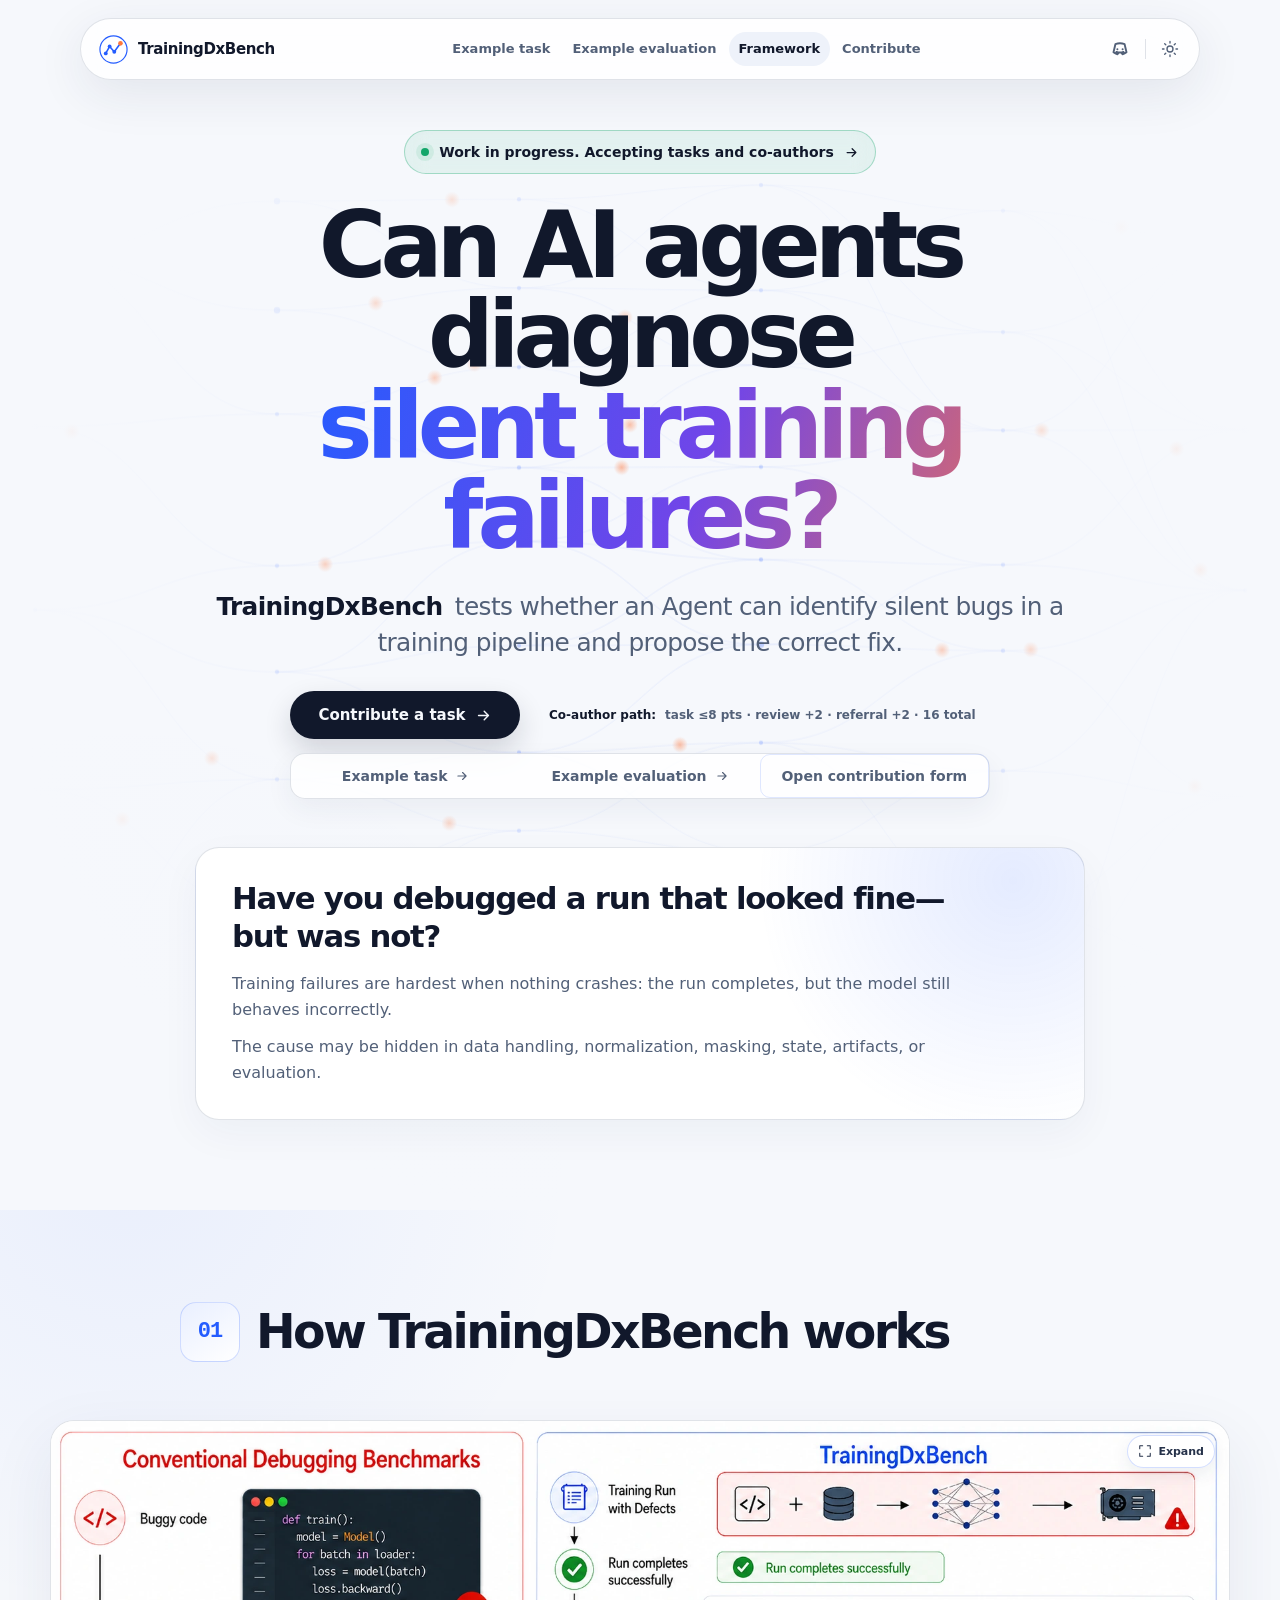
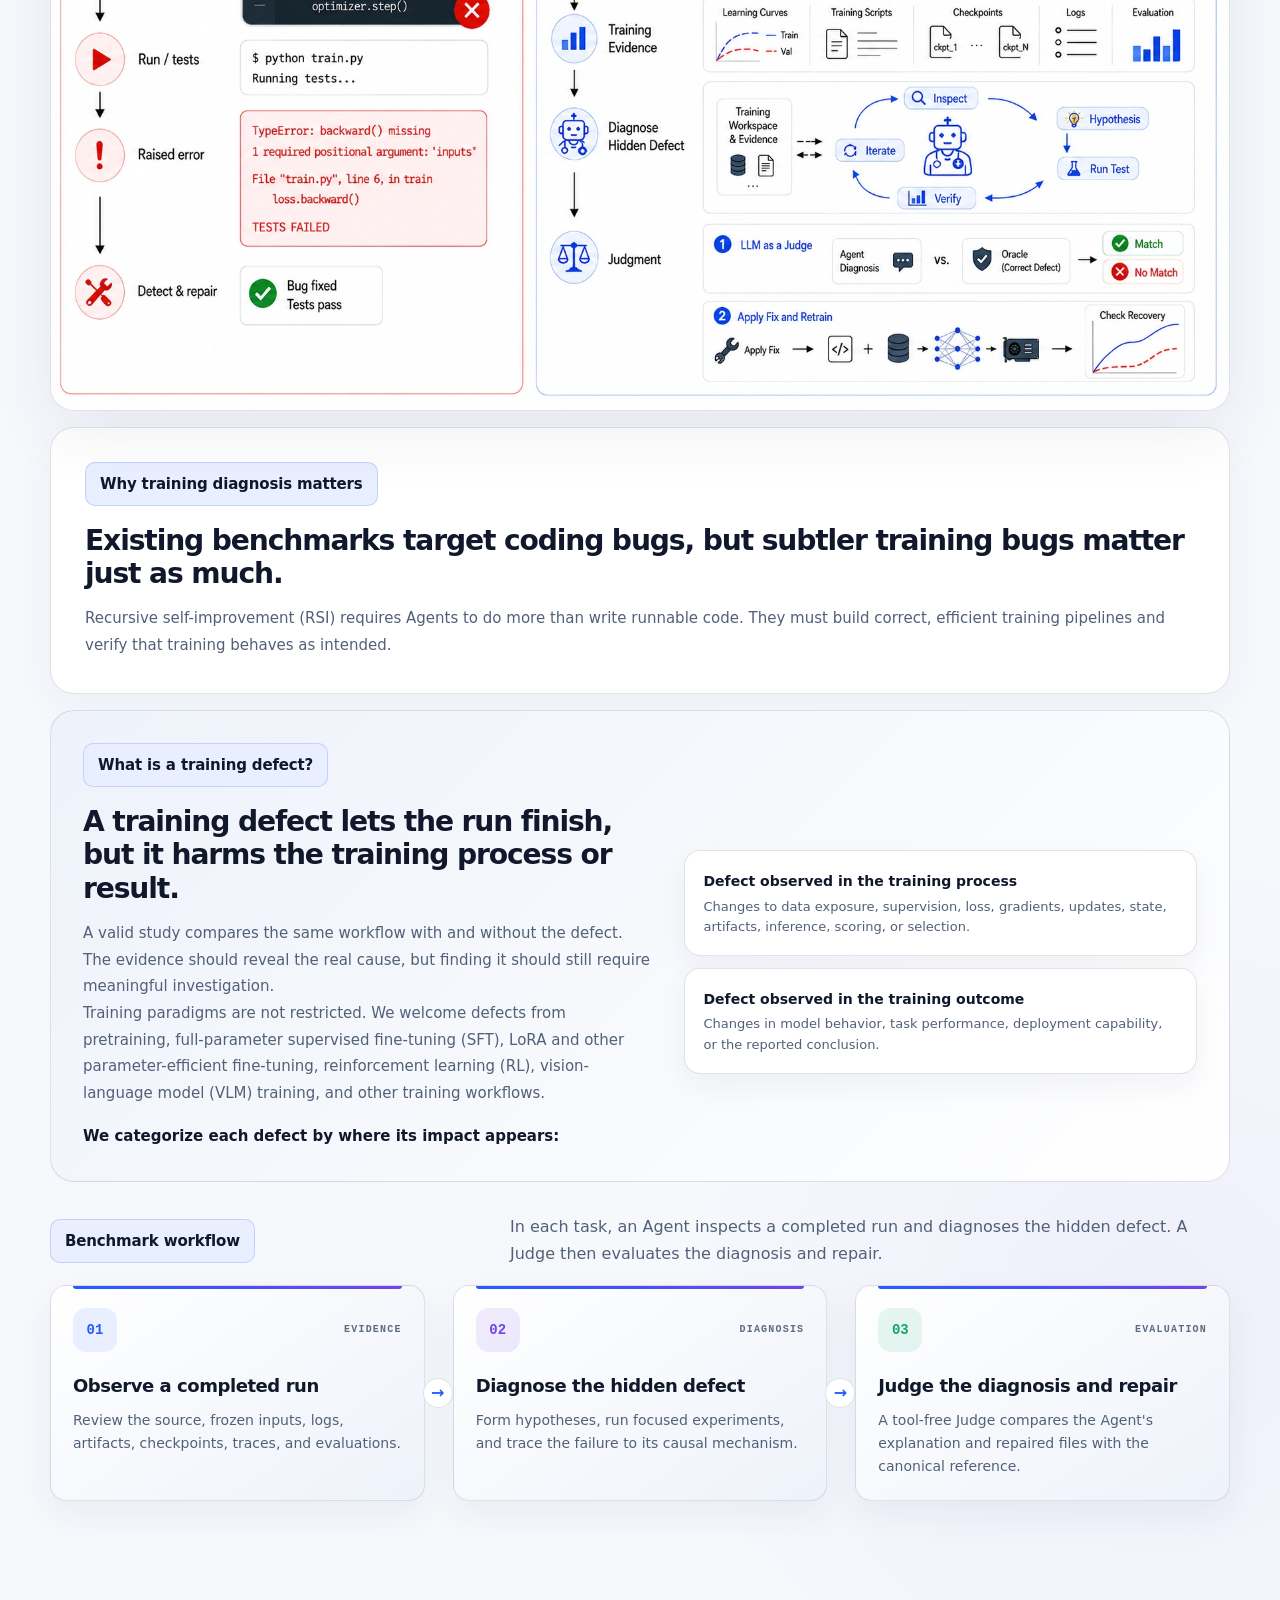
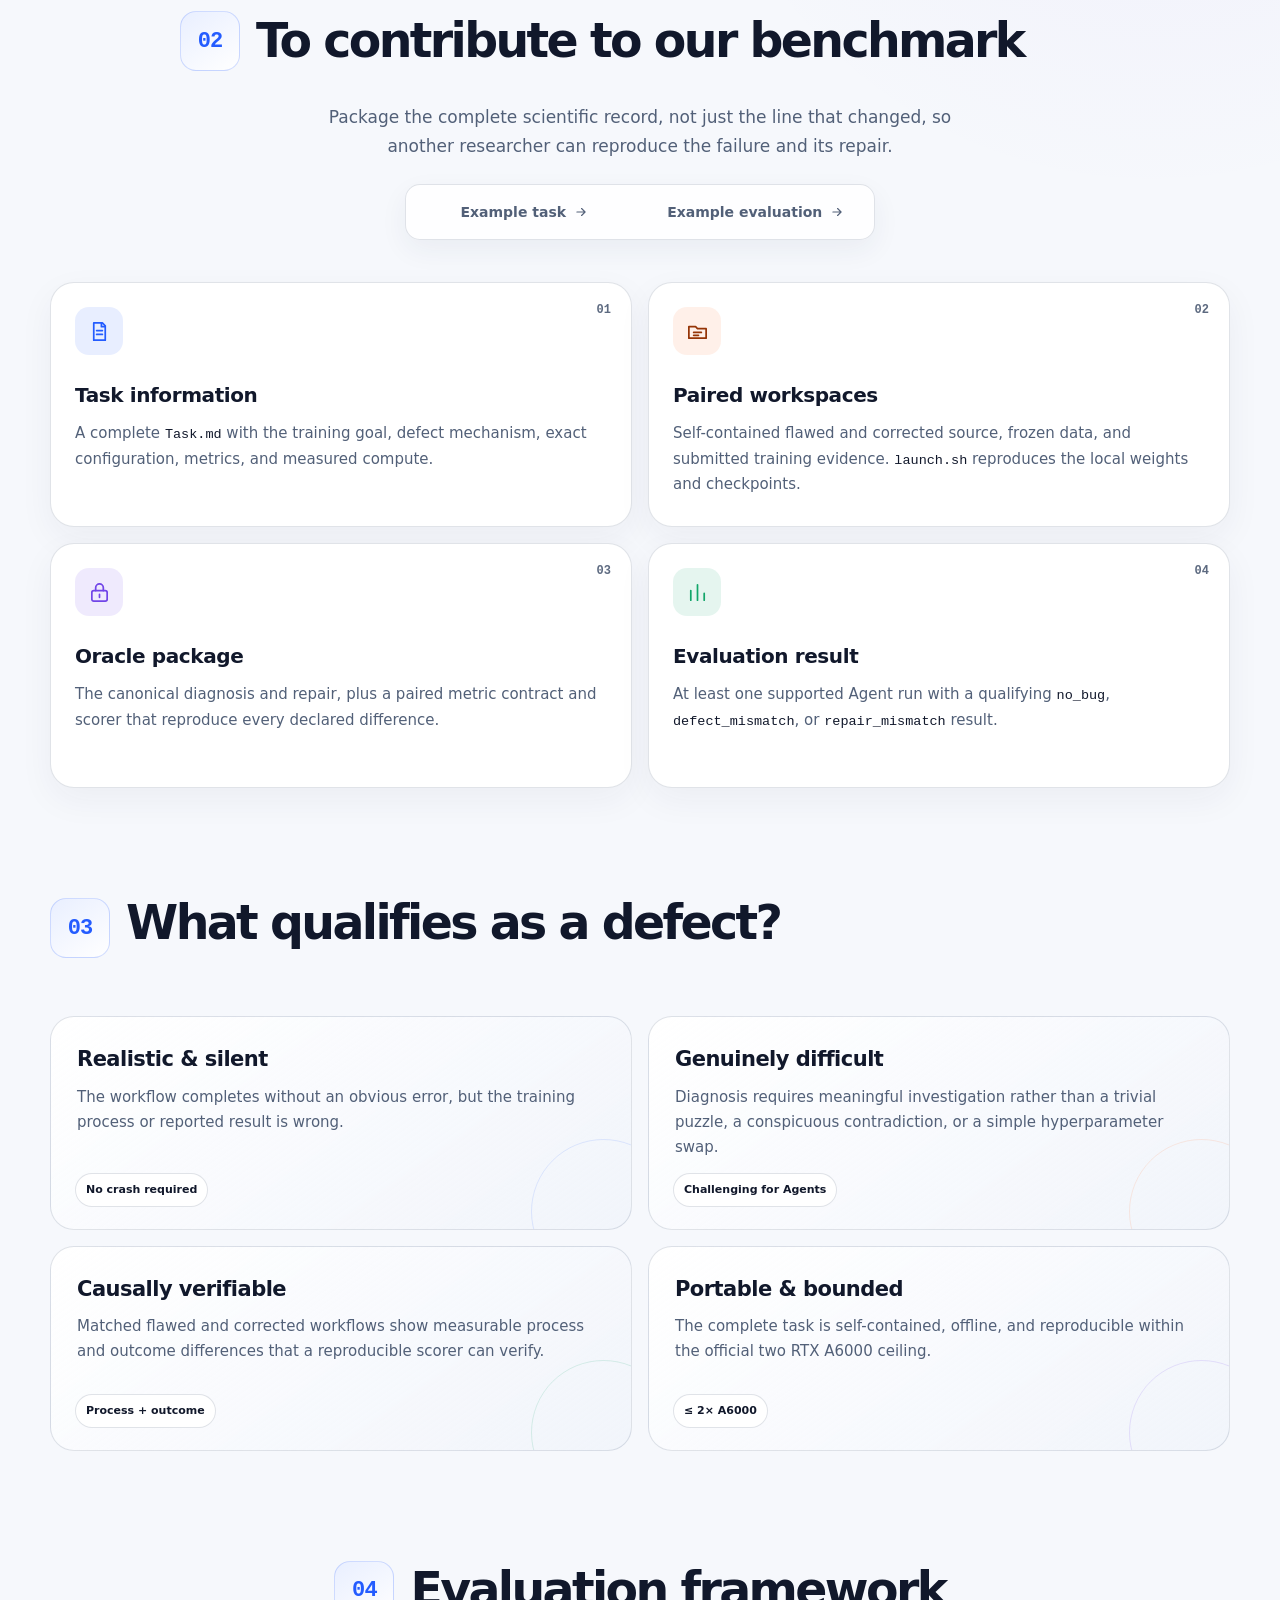
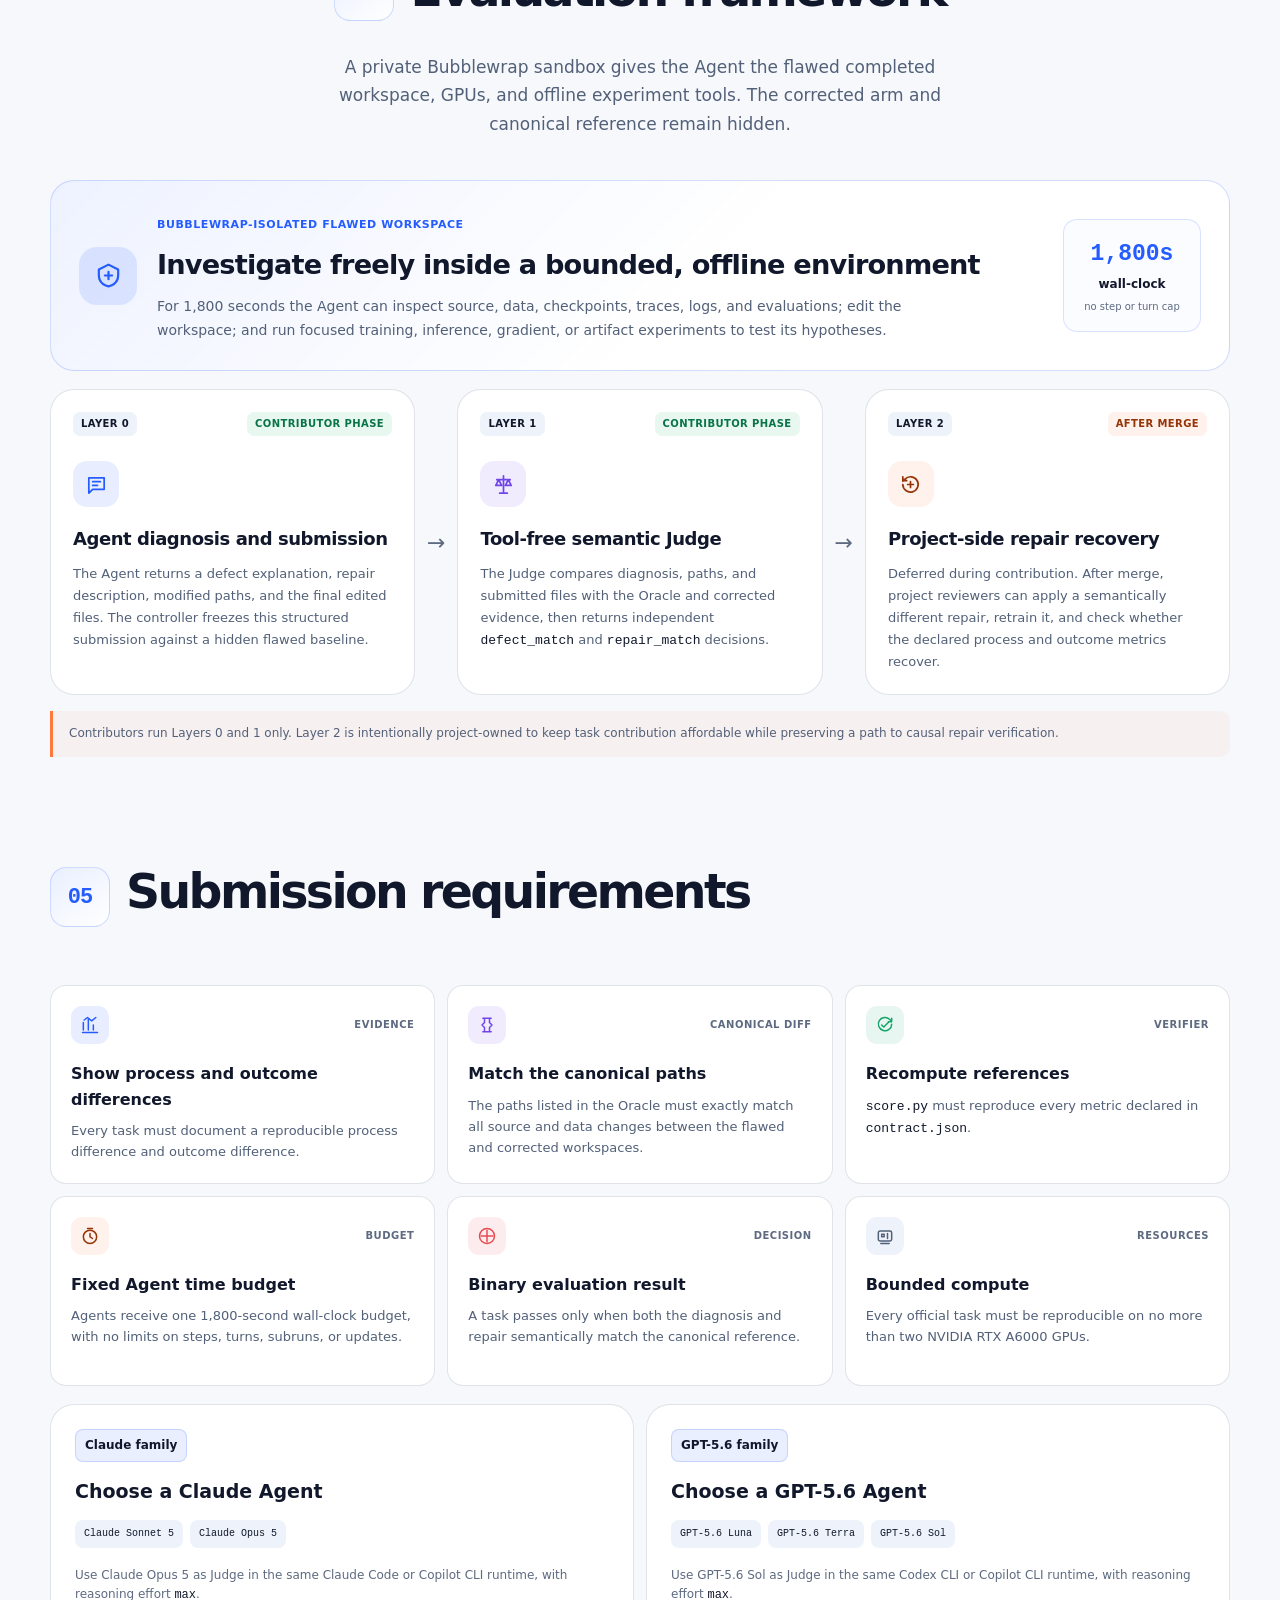
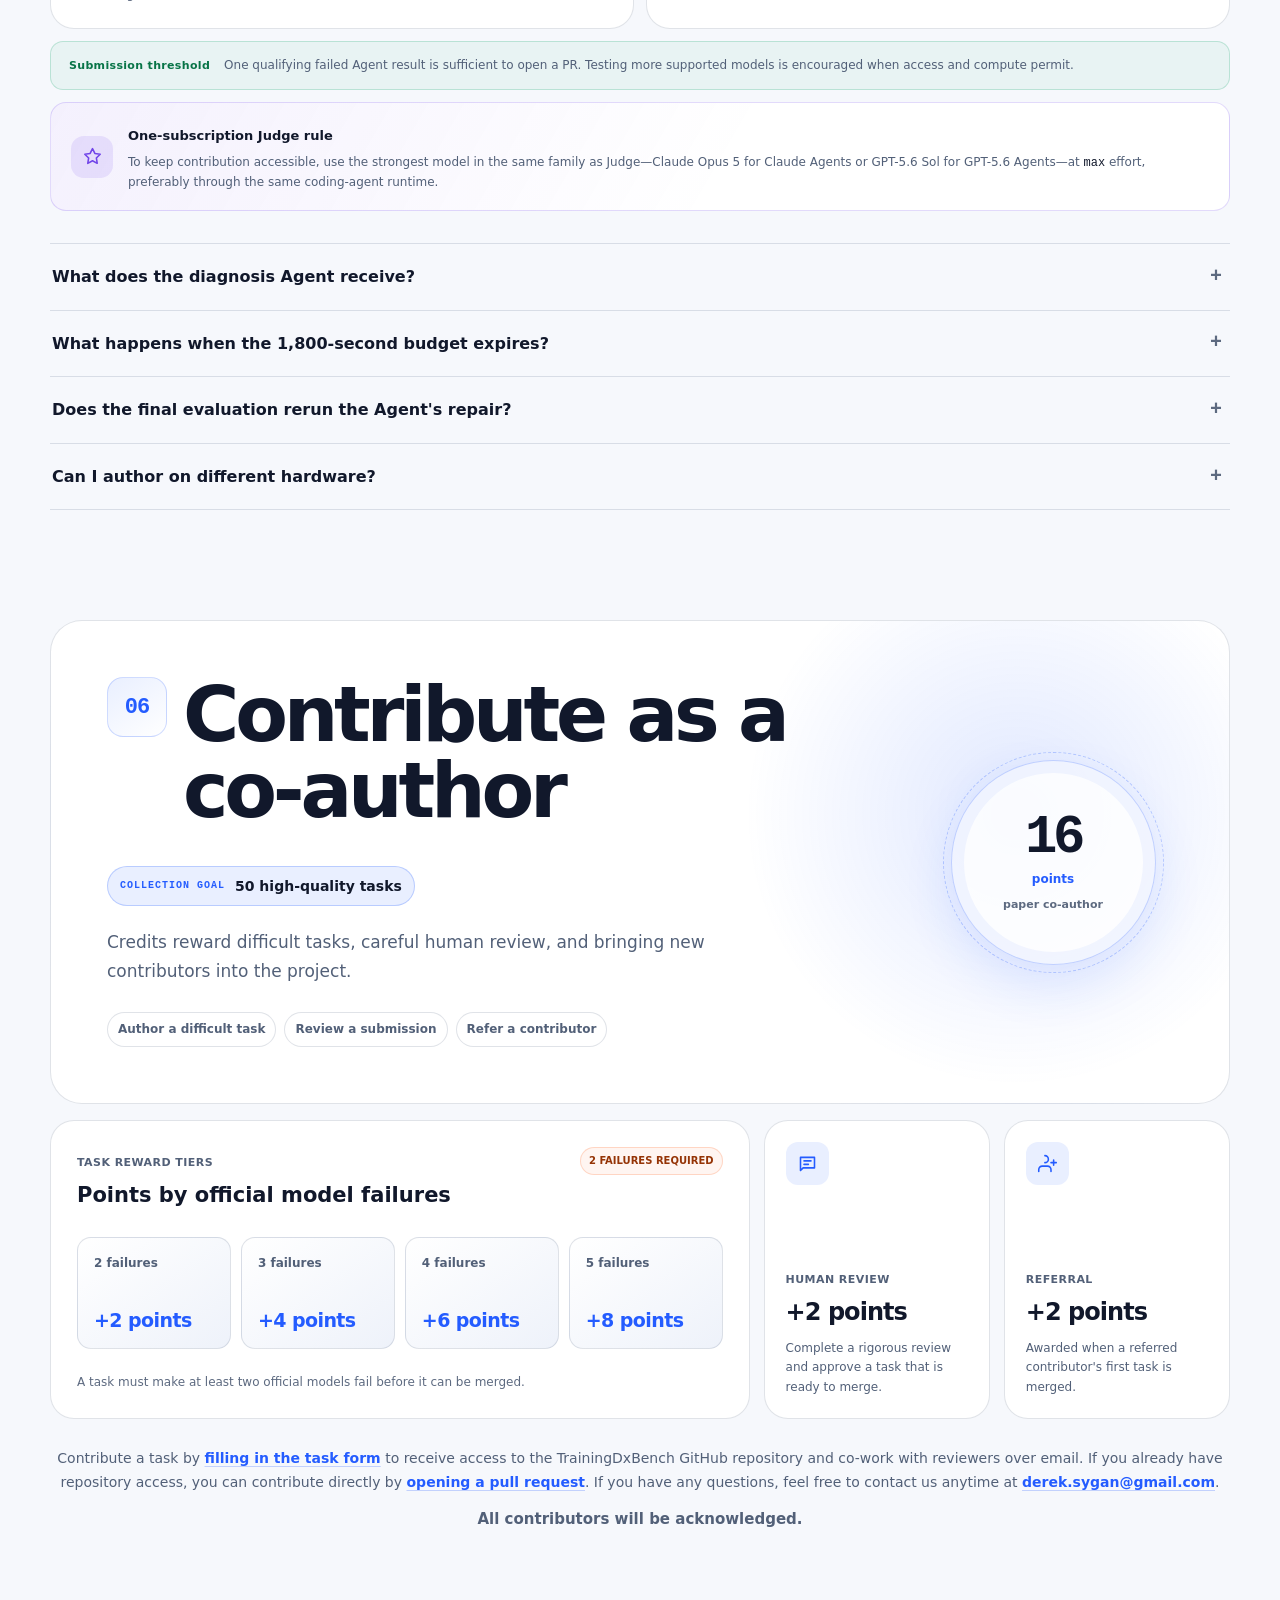
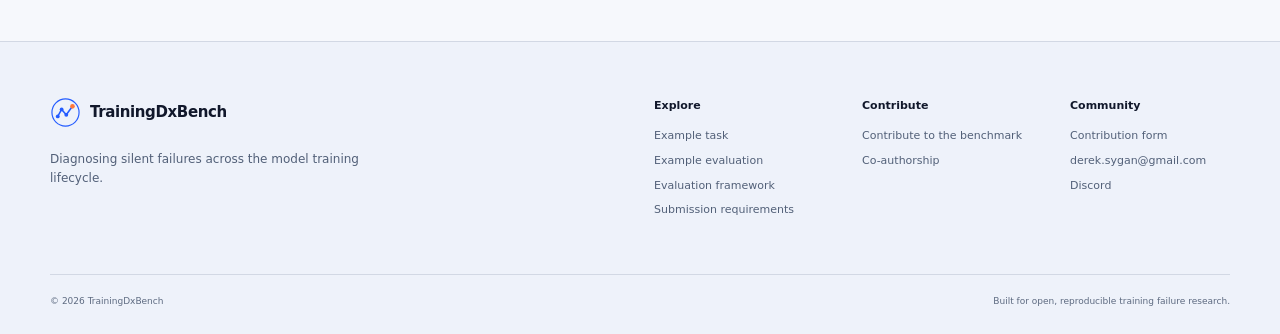
<file: index.html>
<!doctype html>
<html lang="en">
  <head>
    <meta charset="UTF-8" />
    <meta name="viewport" content="width=device-width, initial-scale=1.0" />
    <meta
      name="description"
      content="TrainingDxBench is a benchmark and open call for realistic studies of silent model training failures that coding agents must diagnose and repair."
    />
    <meta
      name="keywords"
      content="AI agents, model training, debugging benchmark, training failures, machine learning, call for studies"
    />
    <meta name="theme-color" content="#f6f8fc" />
    <meta property="og:title" content="TrainingDxBench | Call for Studies" />
    <meta
      property="og:description"
      content="Turn a real silent training failure into a reproducible diagnosis and repair study."
    />
    <meta property="og:type" content="website" />
    <meta name="twitter:card" content="summary_large_image" />
    <title>TrainingDxBench | Call for Studies</title>
    <link rel="icon" href="./assets/favicon.svg" type="image/svg+xml" />
    <link rel="stylesheet" href="./styles.css" />
    <script>
      (() => {
        document.documentElement.classList.add("js");
        let saved = null;
        try {
          saved = localStorage.getItem("trainingdx-theme");
        } catch {
          saved = null;
        }
        const dark = window.matchMedia("(prefers-color-scheme: dark)").matches;
        document.documentElement.dataset.theme = saved || (dark ? "dark" : "light");
      })();
    </script>
    <script src="./app.js" defer></script>
  </head>
  <body>
    <a class="skip-link" href="#main-content">Skip to content</a>

    <nav class="site-nav" aria-label="Primary navigation">
      <a class="brand" href="#top" aria-label="TrainingDxBench home">
        <svg class="brand-mark" viewBox="0 0 40 40" aria-hidden="true">
          <circle cx="20" cy="20" r="17.5" fill="none" stroke="currentColor" stroke-width="1.5" />
          <path d="M10 25 15 16l6 7 8-11" fill="none" stroke="currentColor" stroke-width="2" stroke-linecap="round" stroke-linejoin="round" />
          <circle cx="10" cy="25" r="2.5" fill="currentColor" />
          <circle cx="15" cy="16" r="2.5" fill="currentColor" />
          <circle cx="21" cy="23" r="2.5" fill="currentColor" />
          <circle cx="29" cy="12" r="3" fill="var(--accent-orange)" />
        </svg>
        <span>TrainingDxBench</span>
      </a>

      <div class="nav-links" id="desktop-nav">
        <a href="./example-task.html">Example task</a>
        <a href="./example-evaluation.html">Example evaluation</a>
        <a href="#framework">Framework</a>
        <a href="#submit">Contribute</a>
      </div>

      <div class="nav-actions">
        <a
          class="icon-button discord-link"
          href="https://discord.gg/nwzdHVFbF"
          target="_blank"
          rel="noopener noreferrer"
          aria-label="Join TrainingDxBench on Discord"
          title="Join us on Discord"
        >
          <svg viewBox="0 0 24 24" aria-hidden="true">
            <path d="M7.4 7.2a12.5 12.5 0 0 1 9.2 0l1.9 8.1a11.4 11.4 0 0 1-4 2l-1-1.4a8.7 8.7 0 0 0 2.1-1 10.3 10.3 0 0 1-7.2 0 8.7 8.7 0 0 0 2.1 1l-1 1.4a11.4 11.4 0 0 1-4-2z"></path>
            <circle cx="9.4" cy="12.2" r="1"></circle>
            <circle cx="14.6" cy="12.2" r="1"></circle>
          </svg>
        </a>
        <button class="icon-button" id="theme-toggle" type="button" aria-label="Switch color theme">
          <svg class="sun-icon" viewBox="0 0 24 24" aria-hidden="true">
            <circle cx="12" cy="12" r="4"></circle>
            <path d="M12 2v2M12 20v2M4.93 4.93l1.42 1.42M17.66 17.66l1.41 1.41M2 12h2M20 12h2M4.93 19.07l1.42-1.42M17.66 6.34l1.41-1.41"></path>
          </svg>
          <svg class="moon-icon" viewBox="0 0 24 24" aria-hidden="true">
            <path d="M21 12.8A9 9 0 1 1 11.2 3 7 7 0 0 0 21 12.8Z"></path>
          </svg>
        </button>
        <button
          class="icon-button menu-toggle"
          id="menu-toggle"
          type="button"
          aria-expanded="false"
          aria-controls="mobile-nav"
          aria-label="Open navigation"
        >
          <svg viewBox="0 0 24 24" aria-hidden="true">
            <path d="M4 7h16M4 12h16M4 17h16"></path>
          </svg>
        </button>
      </div>

      <div class="mobile-nav" id="mobile-nav" hidden>
        <a href="./example-task.html">Example task</a>
        <a href="./example-evaluation.html">Example evaluation</a>
        <a href="#framework">Framework</a>
        <a href="#submit">Contribute</a>
      </div>
    </nav>

    <main id="main-content">
      <section class="hero" id="top">
        <canvas id="neural-canvas" aria-hidden="true"></canvas>
        <div class="hero-wash" aria-hidden="true"></div>
        <div class="hero-content">
          <a class="status-pill" href="#submit">
            <span class="status-dot"></span>
            <span class="status-copy">
              <strong>Work in progress.</strong>
              <span>Accepting tasks and co-authors</span>
            </span>
            <svg viewBox="0 0 24 24" aria-hidden="true">
              <path d="M5 12h14M13 6l6 6-6 6"></path>
            </svg>
          </a>

          <h1>
            Can AI agents diagnose
            <span>silent training failures?</span>
          </h1>
          <p class="hero-paper-title">
            <strong>TrainingDxBench</strong>
            <span>
              tests whether an Agent can identify silent bugs in a training
              pipeline and propose the correct fix.
            </span>
          </p>

          <div class="hero-actions">
            <a
              class="button button-primary"
              href="#submit"
            >
              <span class="action-label-long">Contribute a task</span>
              <span class="action-label-short">Contribute</span>
              <svg viewBox="0 0 24 24" aria-hidden="true">
                <path d="M5 12h14M13 6l6 6-6 6"></path>
              </svg>
            </a>
            <a class="coauthor-criteria-link" href="#credits">
              <strong>Co-author path:</strong>
              <span class="criteria-long">task ≤8 pts · review +2 · referral +2 · 16 total</span>
              <span class="criteria-short">16 pts total</span>
            </a>
          </div>

          <nav class="example-page-links hero-example-links" aria-label="Examples and repository access">
            <a href="./example-task.html">
              Example task
              <svg viewBox="0 0 24 24" aria-hidden="true">
                <path d="M5 12h14M13 6l6 6-6 6"></path>
              </svg>
            </a>
            <a href="./example-evaluation.html">
              Example evaluation
              <svg viewBox="0 0 24 24" aria-hidden="true">
                <path d="M5 12h14M13 6l6 6-6 6"></path>
              </svg>
            </a>
            <a
              class="repo-access-link"
              href="https://docs.google.com/forms/d/e/1FAIpQLSdWQRV1B5bYtbjG5T1f16f9kn0bz9mH0goi0WeMLJK6NTNIoA/viewform?usp=dialog"
              target="_blank"
              rel="noopener noreferrer"
            >
              <span class="action-label-long">Open contribution form</span>
              <span class="action-label-short">Task form</span>
            </a>
          </nav>

          <article class="story-panel story-panel-primary hero-story-panel">
            <h2 class="diagnosis-question">
              Have you debugged a run that looked fine—but was not?
            </h2>
            <p>
              Training failures are hardest when nothing crashes: the run completes,
              but the model still behaves incorrectly.
            </p>
            <p>
              The cause may be hidden in data handling, normalization, masking,
              state, artifacts, or evaluation.
            </p>
          </article>
        </div>
      </section>

      <div class="page-shell">
        <section class="section reveal" id="how">
          <div class="section-heading centered">
            <div class="section-marker">
              <span>01</span>
              <h2>How TrainingDxBench works</h2>
            </div>
          </div>

          <figure class="diagram-card how-diagram">
            <img
              src="./assets/trainingdx-works-56a32104.webp"
              alt="Comparison between conventional debugging benchmarks and the TrainingDxBench workflow"
              width="1774"
              height="887"
              loading="lazy"
            />
            <button
              class="diagram-expand"
              type="button"
              data-image="./assets/trainingdx-works-56a32104.webp"
              data-alt="Comparison between conventional debugging benchmarks and the TrainingDxBench workflow"
            >
              <svg viewBox="0 0 24 24" aria-hidden="true">
                <path d="M8 3H3v5M16 3h5v5M8 21H3v-5M16 21h5v-5"></path>
              </svg>
              Expand
            </button>
          </figure>

          <article class="story-panel why-diagnosis-panel">
            <span class="story-label">Why training diagnosis matters</span>
            <h3>
              Existing benchmarks target coding bugs, but subtler training bugs
              matter just as much.
            </h3>
            <p>
              Recursive self-improvement (RSI) requires Agents to do more than
              write runnable code. They must build correct, efficient training
              pipelines and verify that training behaves as intended.
            </p>
          </article>

          <div class="defect-definition">
            <div class="definition-copy">
              <span class="story-label">What is a training defect?</span>
              <h3>
                A training defect lets the run finish, but it harms the training
                process or result.
              </h3>
              <p>
                A valid study compares the same workflow with and without the defect.
                The evidence should reveal the real cause, but finding it should still
                require meaningful investigation.
              </p>
              <p>
                Training paradigms are not restricted. We welcome defects from
                pretraining, full-parameter supervised fine-tuning (SFT), LoRA and
                other parameter-efficient fine-tuning, reinforcement learning (RL),
                vision-language model (VLM) training, and other training workflows.
              </p>
              <p class="definition-category-intro">
                We categorize each defect by where its impact appears:
              </p>
            </div>
            <div class="delta-grid">
              <article class="delta-card">
                <div>
                  <h3>Defect observed in the training process</h3>
                  <p>Changes to data exposure, supervision, loss, gradients, updates, state, artifacts, inference, scoring, or selection.</p>
                </div>
              </article>
              <article class="delta-card">
                <div>
                  <h3>Defect observed in the training outcome</h3>
                  <p>Changes in model behavior, task performance, deployment capability, or the reported conclusion.</p>
                </div>
              </article>
            </div>
          </div>

          <div class="benchmark-workflow-intro">
            <span class="story-label">Benchmark workflow</span>
            <p>
              In each task, an Agent inspects a completed run and diagnoses the
              hidden defect. A Judge then evaluates the diagnosis and repair.
            </p>
          </div>

          <ol class="benchmark-stages" aria-label="TrainingDxBench diagnosis workflow">
            <li>
              <div class="benchmark-stage-top">
                <span class="stage-number">01</span>
                <span class="stage-phase">Evidence</span>
              </div>
              <h3>Observe a completed run</h3>
              <p>
                Review the source, frozen inputs, logs, artifacts, checkpoints,
                traces, and evaluations.
              </p>
            </li>
            <li>
              <div class="benchmark-stage-top">
                <span class="stage-number">02</span>
                <span class="stage-phase">Diagnosis</span>
              </div>
              <h3>Diagnose the hidden defect</h3>
              <p>
                Form hypotheses, run focused experiments, and trace the failure to
                its causal mechanism.
              </p>
            </li>
            <li>
              <div class="benchmark-stage-top">
                <span class="stage-number">03</span>
                <span class="stage-phase">Evaluation</span>
              </div>
              <h3>Judge the diagnosis and repair</h3>
              <p>
                A tool-free Judge compares the Agent's explanation and repaired
                files with the canonical reference.
              </p>
            </li>
          </ol>

        </section>

        <section class="section reveal" id="submit">
          <div class="section-heading centered">
            <div class="section-marker">
              <span>02</span>
              <h2>To contribute to our benchmark</h2>
            </div>
            <p>
              Package the complete scientific record, not just the line that
              changed, so another researcher can reproduce the failure and its repair.
            </p>
            <nav class="example-page-links section-example-links" aria-label="Example pages">
              <a href="./example-task.html">
                Example task
                <svg viewBox="0 0 24 24" aria-hidden="true">
                  <path d="M5 12h14M13 6l6 6-6 6"></path>
                </svg>
              </a>
              <a href="./example-evaluation.html">
                Example evaluation
                <svg viewBox="0 0 24 24" aria-hidden="true">
                  <path d="M5 12h14M13 6l6 6-6 6"></path>
                </svg>
              </a>
            </nav>
          </div>

          <div class="submission-grid">
            <article class="submission-card">
              <span class="card-index">01</span>
              <div class="card-icon icon-blue">
                <svg viewBox="0 0 24 24" aria-hidden="true">
                  <path d="M6 3h9l3 3v15H6zM14 3v4h4M9 11h6M9 15h6"></path>
                </svg>
              </div>
              <h3>Task information</h3>
              <p>
                A complete <code>Task.md</code> with the training goal, defect
                mechanism, exact configuration, metrics, and measured compute.
              </p>
            </article>
            <article class="submission-card">
              <span class="card-index">02</span>
              <div class="card-icon icon-orange">
                <svg viewBox="0 0 24 24" aria-hidden="true">
                  <path d="M3 7h7l2 2h9v10H3zM8 13h8M8 16h5"></path>
                </svg>
              </div>
              <h3>Paired workspaces</h3>
              <p>
                Self-contained flawed and corrected source, frozen data, and
                submitted training evidence. <code>launch.sh</code> reproduces
                the local weights and checkpoints.
              </p>
            </article>
            <article class="submission-card">
              <span class="card-index">03</span>
              <div class="card-icon icon-purple">
                <svg viewBox="0 0 24 24" aria-hidden="true">
                  <rect x="4" y="10" width="16" height="11" rx="2"></rect>
                  <path d="M8 10V7a4 4 0 0 1 8 0v3M12 14v3"></path>
                </svg>
              </div>
              <h3>Oracle package</h3>
              <p>
                The canonical diagnosis and repair, plus a paired metric contract
                and scorer that reproduce every declared difference.
              </p>
            </article>
            <article class="submission-card">
              <span class="card-index">04</span>
              <div class="card-icon icon-green">
                <svg viewBox="0 0 24 24" aria-hidden="true">
                  <path d="M5 20V10M12 20V4M19 20v-7"></path>
                </svg>
              </div>
              <h3>Evaluation result</h3>
              <p>
                At least one supported Agent run with a qualifying
                <code>no_bug</code>, <code>defect_mismatch</code>, or
                <code>repair_mismatch</code> result.
              </p>
            </article>
          </div>

        </section>

        <section class="section reveal" id="quality">
          <div class="section-heading">
            <div class="section-marker">
              <span>03</span>
              <h2>What qualifies as a defect?</h2>
            </div>
          </div>

          <div class="quality-grid">
            <article class="quality-card">
              <h3>Realistic &amp; silent</h3>
              <p>
                The workflow completes without an obvious error, but the training
                process or reported result is wrong.
              </p>
              <span class="quality-tag">No crash required</span>
            </article>
            <article class="quality-card">
              <h3>Genuinely difficult</h3>
              <p>
                Diagnosis requires meaningful investigation rather than a trivial
                puzzle, a conspicuous contradiction, or a simple hyperparameter swap.
              </p>
              <span class="quality-tag">Challenging for Agents</span>
            </article>
            <article class="quality-card">
              <h3>Causally verifiable</h3>
              <p>
                Matched flawed and corrected workflows show measurable process and
                outcome differences that a reproducible scorer can verify.
              </p>
              <span class="quality-tag">Process + outcome</span>
            </article>
            <article class="quality-card">
              <h3>Portable &amp; bounded</h3>
              <p>
                The complete task is self-contained, offline, and reproducible
                within the official two RTX A6000 ceiling.
              </p>
              <span class="quality-tag">≤ 2× A6000</span>
            </article>
          </div>
        </section>

        <section class="section reveal" id="framework">
          <div class="section-heading centered framework-heading">
            <div class="section-marker">
              <span>04</span>
              <h2>Evaluation framework</h2>
            </div>
            <p>
              A private Bubblewrap sandbox gives the Agent the flawed completed
              workspace, GPUs, and offline experiment tools. The corrected arm
              and canonical reference remain hidden.
            </p>
          </div>

          <article class="framework-sandbox">
            <span class="framework-sandbox-icon" aria-hidden="true">
              <svg viewBox="0 0 24 24">
                <path d="M12 3 4 7v5c0 4.8 3.1 7.7 8 9 4.9-1.3 8-4.2 8-9V7z"></path>
                <path d="M9 12h6M12 9v6"></path>
              </svg>
            </span>
            <div>
              <span class="framework-kicker">Bubblewrap-isolated flawed workspace</span>
              <h3>Investigate freely inside a bounded, offline environment</h3>
              <p>
                For 1,800 seconds the Agent can inspect source, data, checkpoints,
                traces, logs, and evaluations; edit the workspace; and run focused
                training, inference, gradient, or artifact experiments to test its
                hypotheses.
              </p>
            </div>
            <div class="framework-budget" aria-label="Agent budget">
              <strong>1,800s</strong>
              <span>wall-clock</span>
              <small>no step or turn cap</small>
            </div>
          </article>

          <div class="framework-layers" aria-label="Evaluation layers">
            <article class="framework-layer framework-layer-agent">
              <div class="framework-layer-top">
                <span class="framework-layer-number">Layer 0</span>
                <span class="framework-layer-state">Contributor phase</span>
              </div>
              <span class="framework-layer-icon" aria-hidden="true">
                <svg viewBox="0 0 24 24">
                  <path d="M4 5h16v12H8l-4 4zM8 9h8M8 13h5"></path>
                </svg>
              </span>
              <h3>Agent diagnosis and submission</h3>
              <p>
                The Agent returns a defect explanation, repair description,
                modified paths, and the final edited files. The controller freezes
                this structured submission against a hidden flawed baseline.
              </p>
            </article>

            <span class="framework-layer-arrow" aria-hidden="true">→</span>

            <article class="framework-layer framework-layer-judge">
              <div class="framework-layer-top">
                <span class="framework-layer-number">Layer 1</span>
                <span class="framework-layer-state">Contributor phase</span>
              </div>
              <span class="framework-layer-icon" aria-hidden="true">
                <svg viewBox="0 0 24 24">
                  <path d="M12 3v18M5 7h14M7 7l-3 6h6zM17 7l-3 6h6zM8 21h8"></path>
                </svg>
              </span>
              <h3>Tool-free semantic Judge</h3>
              <p>
                The Judge compares diagnosis, paths, and submitted files with the
                Oracle and corrected evidence, then returns independent
                <code>defect_match</code> and <code>repair_match</code> decisions.
              </p>
            </article>

            <span class="framework-layer-arrow" aria-hidden="true">→</span>

            <article class="framework-layer framework-layer-retrain">
              <div class="framework-layer-top">
                <span class="framework-layer-number">Layer 2</span>
                <span class="framework-layer-state framework-layer-state-deferred">After merge</span>
              </div>
              <span class="framework-layer-icon" aria-hidden="true">
                <svg viewBox="0 0 24 24">
                  <path d="M4 12a8 8 0 1 0 2.3-5.7L4 8.6M4 4v4h4"></path>
                  <path d="M9 12h6M12 9v6"></path>
                </svg>
              </span>
              <h3>Project-side repair recovery</h3>
              <p>
                Deferred during contribution. After merge, project reviewers can
                apply a semantically different repair, retrain it, and check whether
                the declared process and outcome metrics recover.
              </p>
            </article>
          </div>

          <p class="framework-note">
            Contributors run Layers 0 and 1 only. Layer 2 is intentionally
            project-owned to keep task contribution affordable while preserving
            a path to causal repair verification.
          </p>
        </section>

        <section class="section reveal" id="contract">
          <div class="section-heading">
            <div class="section-marker">
              <span>05</span>
              <h2>Submission requirements</h2>
            </div>
          </div>

          <div class="contract-grid">
            <article>
              <div class="contract-card-top">
                <span class="contract-icon contract-icon-blue" aria-hidden="true">
                  <svg viewBox="0 0 24 24">
                    <path d="M4 18V9M10 18V5M16 18v-6M3 21h18"></path>
                    <path d="m5 6 4-3 5 4 5-4"></path>
                  </svg>
                </span>
                <span class="contract-cue">Evidence</span>
              </div>
              <h3>Show process and outcome differences</h3>
              <p>Every task must document a reproducible process difference and outcome difference.</p>
            </article>
            <article>
              <div class="contract-card-top">
                <span class="contract-icon contract-icon-purple" aria-hidden="true">
                  <svg viewBox="0 0 24 24">
                    <path d="M7 4h10M7 20h10M9 4v5l-3 3 3 3v5M15 4v5l3 3-3 3v5"></path>
                  </svg>
                </span>
                <span class="contract-cue">Canonical diff</span>
              </div>
              <h3>Match the canonical paths</h3>
              <p>The paths listed in the Oracle must exactly match all source and data changes between the flawed and corrected workspaces.</p>
            </article>
            <article>
              <div class="contract-card-top">
                <span class="contract-icon contract-icon-green" aria-hidden="true">
                  <svg viewBox="0 0 24 24">
                    <path d="M20 11a8 8 0 1 1-2.3-5.7L20 7.6M20 4v4h-4"></path>
                    <path d="m8 12 2.5 2.5L16 9"></path>
                  </svg>
                </span>
                <span class="contract-cue">Verifier</span>
              </div>
              <h3>Recompute references</h3>
              <p><code>score.py</code> must reproduce every metric declared in <code>contract.json</code>.</p>
            </article>
            <article>
              <div class="contract-card-top">
                <span class="contract-icon contract-icon-orange" aria-hidden="true">
                  <svg viewBox="0 0 24 24">
                    <circle cx="12" cy="13" r="8"></circle>
                    <path d="M12 9v4l3 2M9 3h6"></path>
                  </svg>
                </span>
                <span class="contract-cue">Budget</span>
              </div>
              <h3>Fixed Agent time budget</h3>
              <p>Agents receive one 1,800-second wall-clock budget, with no limits on steps, turns, subruns, or updates.</p>
            </article>
            <article>
              <div class="contract-card-top">
                <span class="contract-icon contract-icon-red" aria-hidden="true">
                  <svg viewBox="0 0 24 24">
                    <path d="M5 12h14M12 5v14"></path>
                    <circle cx="12" cy="12" r="9"></circle>
                  </svg>
                </span>
                <span class="contract-cue">Decision</span>
              </div>
              <h3>Binary evaluation result</h3>
              <p>A task passes only when both the diagnosis and repair semantically match the canonical reference.</p>
            </article>
            <article>
              <div class="contract-card-top">
                <span class="contract-icon contract-icon-slate" aria-hidden="true">
                  <svg viewBox="0 0 24 24">
                    <rect x="4" y="6" width="16" height="12" rx="2"></rect>
                    <path d="M8 10h3v3H8zM15 9v6M7 21h10"></path>
                  </svg>
                </span>
                <span class="contract-cue">Resources</span>
              </div>
              <h3>Bounded compute</h3>
              <p>Every official task must be reproducible on no more than two NVIDIA RTX A6000 GPUs.</p>
            </article>
          </div>

          <div class="model-family-grid">
            <article>
              <span class="family-label">Claude family</span>
              <h3>Choose a Claude Agent</h3>
              <ul>
                <li>Claude Sonnet 5</li>
                <li>Claude Opus 5</li>
              </ul>
              <p>Use Claude Opus 5 as Judge in the same Claude Code or Copilot CLI runtime, with reasoning effort <code>max</code>.</p>
            </article>
            <article>
              <span class="family-label">GPT-5.6 family</span>
              <h3>Choose a GPT-5.6 Agent</h3>
              <ul>
                <li>GPT-5.6 Luna</li>
                <li>GPT-5.6 Terra</li>
                <li>GPT-5.6 Sol</li>
              </ul>
              <p>Use GPT-5.6 Sol as Judge in the same Codex CLI or Copilot CLI runtime, with reasoning effort <code>max</code>.</p>
            </article>
            <div class="family-requirement">
              <strong>Submission threshold</strong>
              <span>One qualifying failed Agent result is sufficient to open a PR. Testing more supported models is encouraged when access and compute permit.</span>
            </div>
            <div class="judge-requirement">
              <span class="judge-requirement-icon" aria-hidden="true">
                <svg viewBox="0 0 24 24">
                  <path d="m12 3 2.7 5.5 6.1.9-4.4 4.3 1 6.1-5.4-2.9-5.4 2.9 1-6.1-4.4-4.3 6.1-.9z"></path>
                </svg>
              </span>
              <div>
                <strong>One-subscription Judge rule</strong>
                <p>
                  To keep contribution accessible, use the strongest model in
                  the same family as Judge—Claude Opus 5 for Claude Agents or
                  GPT-5.6 Sol for GPT-5.6 Agents—at <code>max</code> effort,
                  preferably through the same coding-agent runtime.
                </p>
              </div>
            </div>
          </div>

          <div class="faq-list">
            <details>
              <summary>What does the diagnosis Agent receive?</summary>
              <p>
                Only an anonymized, independent copy of the completed flawed
                workspace. The Agent cannot access <code>Task.md</code>, the
                corrected workspace, Oracle, scorer, parent repository, or run metadata.
              </p>
            </details>
            <details>
              <summary>What happens when the 1,800-second budget expires?</summary>
              <p>
                Workspace and shell access end. The same Agent invocation returns
                its best final assessment, and the result records
                <code>budget_exhausted: true</code>. Running out of time does not,
                by itself, determine whether the repair resolves the task.
              </p>
            </details>
            <details>
              <summary>Does the final evaluation rerun the Agent's repair?</summary>
              <p>
                Not during contribution. Archived paired scoring establishes task
                validity, and an independent Judge compares the diagnosis and repair
                with the canonical reference. After a task is merged, the project
                team can add a human-reviewed Layer 2: apply a semantically different
                repair to a fresh flawed workspace, retrain it, and check whether the
                declared process and outcome metrics recover.
              </p>
            </details>
            <details>
              <summary>Can I author on different hardware?</summary>
              <p>
                Yes. You may use different authoring hardware, but the task must remain
                reproducible within the official two RTX A6000 ceiling while
                preserving effective batch, update budget, and mechanism semantics.
              </p>
            </details>
          </div>
        </section>

        <section class="section reveal" id="credits">
          <div class="credits-hero">
            <div>
              <div class="section-marker">
                <span>06</span>
                <h2>Contribute as a co-author</h2>
              </div>
              <div class="collection-goal">
                <span>Collection goal</span>
                <strong>50 high-quality tasks</strong>
              </div>
              <p>
                Credits reward difficult tasks, careful human review, and bringing
                new contributors into the project.
              </p>
              <div class="credit-paths" aria-label="Ways to earn contribution credit">
                <span>Author a difficult task</span>
                <span>Review a submission</span>
                <span>Refer a contributor</span>
              </div>
            </div>
            <div class="coauthor-ring" aria-label="16 points earns paper co-authorship">
              <span>16</span>
              <strong>points</strong>
              <small>paper co-author</small>
            </div>
          </div>

          <div class="credits-layout">
            <article class="points-card">
              <div class="points-card-header">
                <div>
                  <span>Task reward tiers</span>
                  <h3>Points by official model failures</h3>
                </div>
                <span class="minimum-chip">2 failures required</span>
              </div>
              <ol class="points-tiers" aria-label="Task contribution point tiers">
                <li>
                  <span>2 failures</span>
                  <strong>+2 points</strong>
                </li>
                <li>
                  <span>3 failures</span>
                  <strong>+4 points</strong>
                </li>
                <li>
                  <span>4 failures</span>
                  <strong>+6 points</strong>
                </li>
                <li>
                  <span>5 failures</span>
                  <strong>+8 points</strong>
                </li>
              </ol>
              <p>A task must make at least two official models fail before it can be merged.</p>
            </article>

            <div class="side-credit-grid">
              <article>
                <div class="side-credit-icon">
                  <svg viewBox="0 0 24 24" aria-hidden="true"><path d="M4 5h16v12H7l-3 3zM8 9h8M8 13h5"></path></svg>
                </div>
                <span>Human review</span>
                <strong>+2 points</strong>
                <p>Complete a rigorous review and approve a task that is ready to merge.</p>
              </article>
              <article>
                <div class="side-credit-icon">
                  <svg viewBox="0 0 24 24" aria-hidden="true"><path d="M16 21v-2a4 4 0 0 0-4-4H6a4 4 0 0 0-4 4v2M9 11a4 4 0 1 0 0-8M19 8v6M16 11h6"></path></svg>
                </div>
                <span>Referral</span>
                <strong>+2 points</strong>
                <p>Awarded when a referred contributor's first task is merged.</p>
              </article>
            </div>
          </div>

          <p class="contribution-options-note">
            Contribute a task by
            <a
              href="https://docs.google.com/forms/d/e/1FAIpQLSdWQRV1B5bYtbjG5T1f16f9kn0bz9mH0goi0WeMLJK6NTNIoA/viewform?usp=dialog"
              target="_blank"
              rel="noopener noreferrer"
            >filling in the task form</a>
            to receive access to the TrainingDxBench GitHub repository and
            co-work with reviewers over email. If you already have repository
            access, you can contribute directly by
            <a
              href="https://github.com/shuyugan/TrainingDxBench"
              target="_blank"
              rel="noopener noreferrer"
            >opening a pull request</a>.
            If you have any questions, feel free to contact us anytime at
            <a href="mailto:derek.sygan@gmail.com">derek.sygan@gmail.com</a>.
          </p>
          <p class="contributors-note">All contributors will be acknowledged.</p>
        </section>

      </div>
    </main>

    <footer class="site-footer">
      <div class="footer-inner">
        <div class="footer-brand">
          <a class="brand" href="#top">
            <svg class="brand-mark" viewBox="0 0 40 40" aria-hidden="true">
              <circle cx="20" cy="20" r="17.5" fill="none" stroke="currentColor" stroke-width="1.5" />
              <path d="M10 25 15 16l6 7 8-11" fill="none" stroke="currentColor" stroke-width="2" stroke-linecap="round" stroke-linejoin="round" />
              <circle cx="10" cy="25" r="2.5" fill="currentColor" />
              <circle cx="15" cy="16" r="2.5" fill="currentColor" />
              <circle cx="21" cy="23" r="2.5" fill="currentColor" />
              <circle cx="29" cy="12" r="3" fill="var(--accent-orange)" />
            </svg>
            <span>TrainingDxBench</span>
          </a>
          <p>Diagnosing silent failures across the model training lifecycle.</p>
        </div>
        <div class="footer-links">
          <div>
            <h3>Explore</h3>
            <a href="./example-task.html">Example task</a>
            <a href="./example-evaluation.html">Example evaluation</a>
            <a href="#framework">Evaluation framework</a>
            <a href="#contract">Submission requirements</a>
          </div>
          <div>
            <h3>Contribute</h3>
            <a href="#submit">Contribute to the benchmark</a>
            <a href="#credits">Co-authorship</a>
          </div>
          <div>
            <h3>Community</h3>
            <a
              href="https://docs.google.com/forms/d/e/1FAIpQLSdWQRV1B5bYtbjG5T1f16f9kn0bz9mH0goi0WeMLJK6NTNIoA/viewform?usp=dialog"
              target="_blank"
              rel="noopener noreferrer"
            >Contribution form</a>
            <a href="mailto:derek.sygan@gmail.com">derek.sygan@gmail.com</a>
            <a href="https://discord.gg/nwzdHVFbF" target="_blank" rel="noopener noreferrer">Discord</a>
          </div>
        </div>
      </div>
      <div class="footer-bottom">
        <span>© <span id="current-year">2026</span> TrainingDxBench</span>
        <span>Built for open, reproducible training failure research.</span>
      </div>
    </footer>

    <dialog class="image-dialog" id="image-dialog">
      <button class="dialog-close" type="button" aria-label="Close expanded image">
        <svg viewBox="0 0 24 24" aria-hidden="true"><path d="m6 6 12 12M18 6 6 18"></path></svg>
      </button>
      <img src="./assets/trainingdx-works-56a32104.webp" alt="" />
    </dialog>
  </body>
</html>
</file>
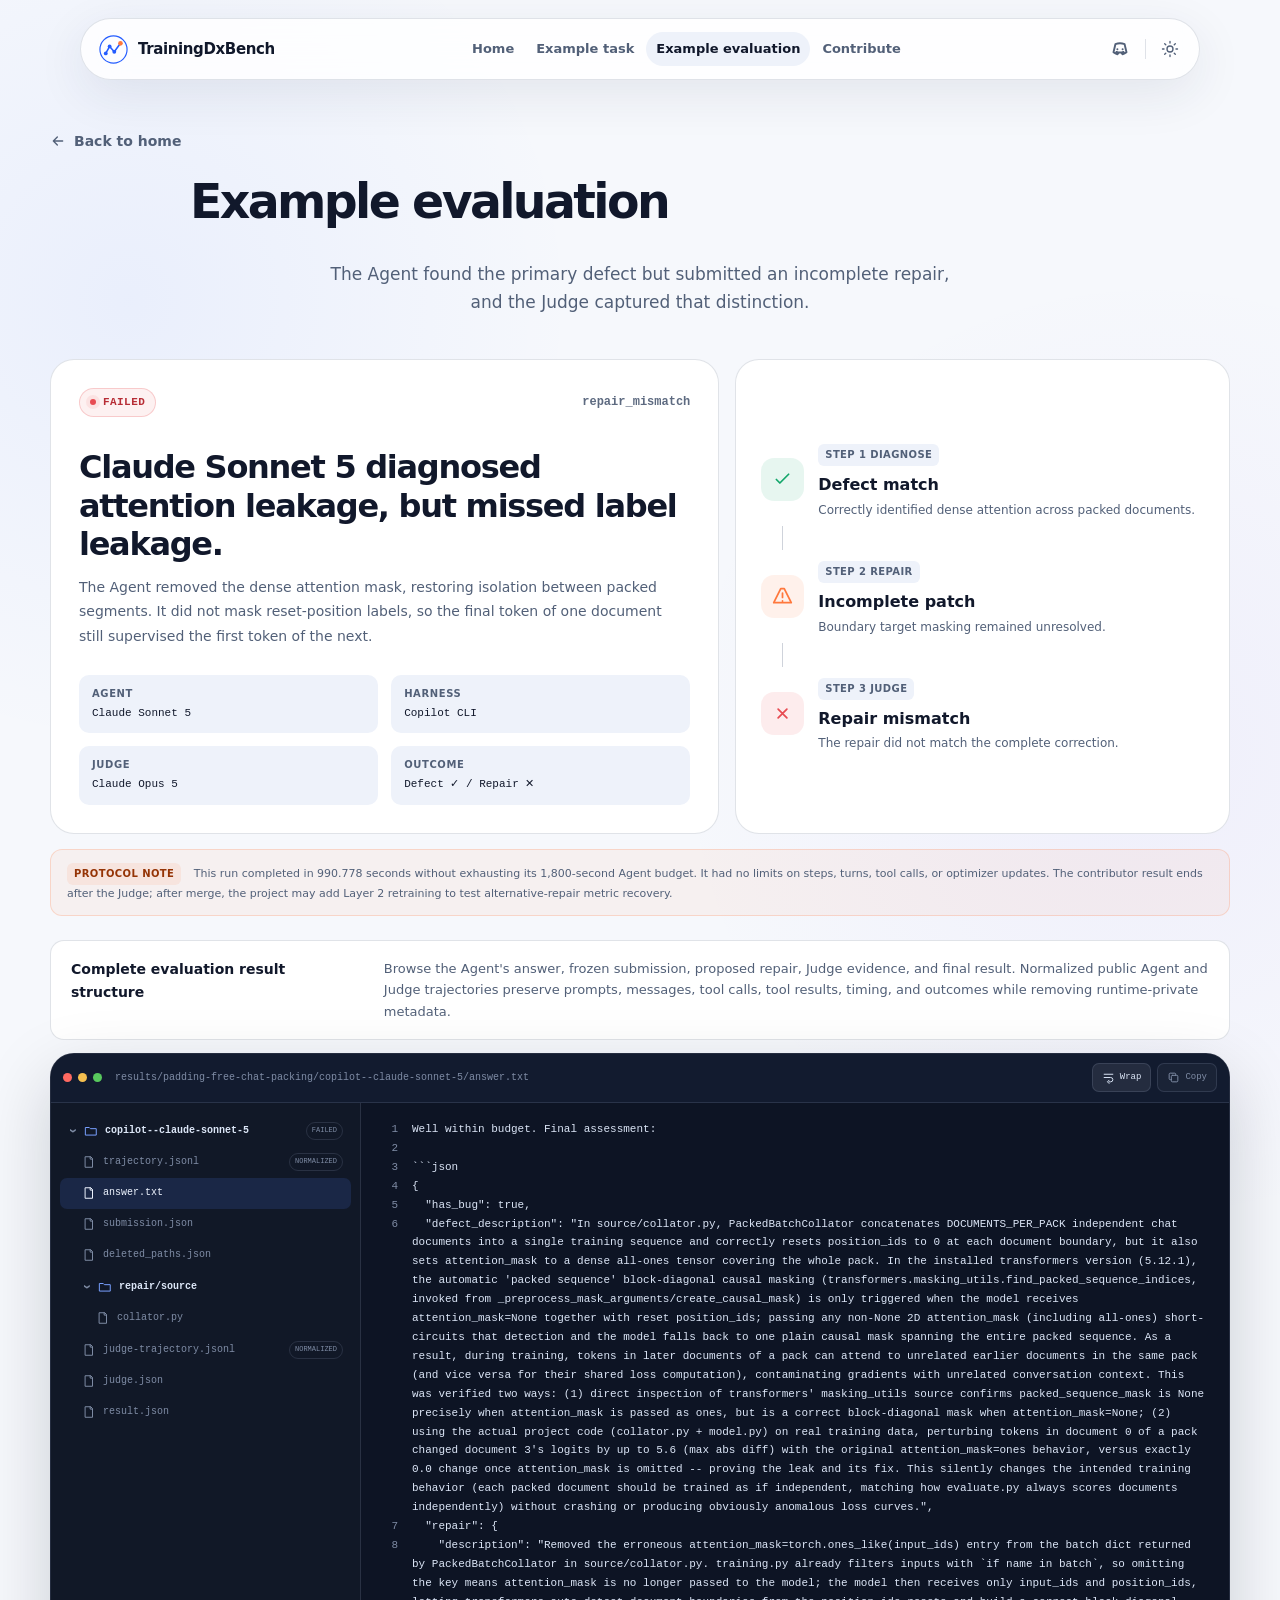
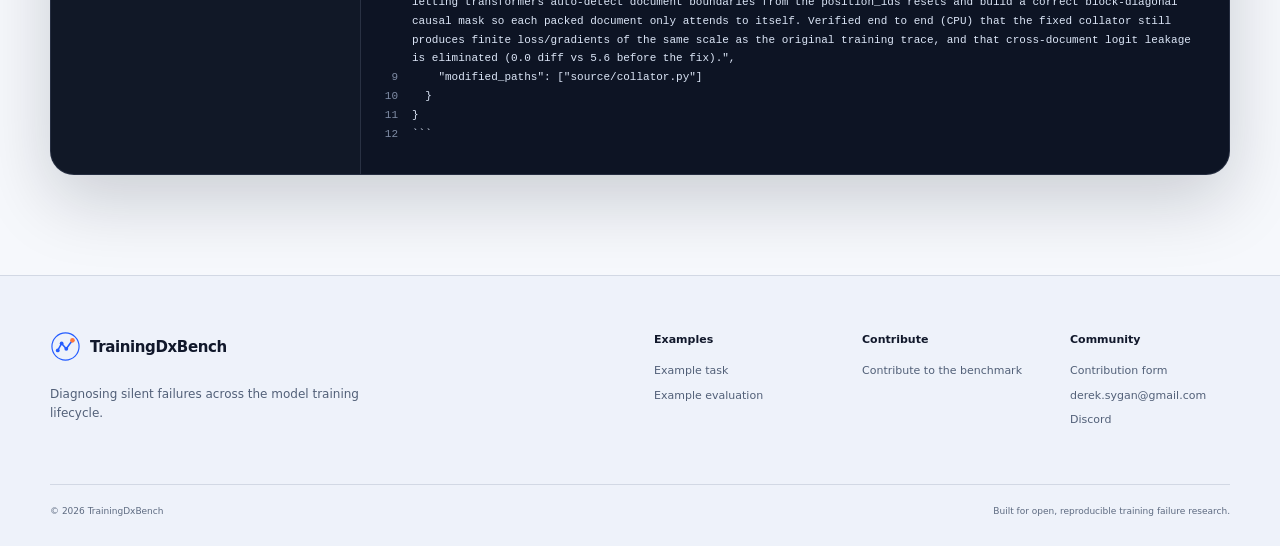
<file: example-evaluation.html>
<!doctype html>
<html lang="en">
  <head>
    <meta charset="UTF-8" />
    <meta name="viewport" content="width=device-width, initial-scale=1.0" />
    <meta
      name="description"
      content="Explore a complete TrainingDxBench evaluation, including the Agent's submitted repair, the Judge's evidence, and the final result."
    />
    <meta name="theme-color" content="#f6f8fc" />
    <meta property="og:title" content="Example Evaluation | TrainingDxBench" />
    <meta
      property="og:description"
      content="Inspect how TrainingDxBench evaluates an Agent's diagnosis and repair."
    />
    <meta property="og:type" content="website" />
    <title>Example Evaluation | TrainingDxBench</title>
    <link rel="icon" href="./assets/favicon.svg" type="image/svg+xml" />
    <link rel="stylesheet" href="./styles.css" />
    <script>
      (() => {
        document.documentElement.classList.add("js");
        let saved = null;
        try {
          saved = localStorage.getItem("trainingdx-theme");
        } catch {
          saved = null;
        }
        const dark = window.matchMedia("(prefers-color-scheme: dark)").matches;
        document.documentElement.dataset.theme = saved || (dark ? "dark" : "light");
      })();
    </script>
    <script src="./app.js" defer></script>
  </head>
  <body class="standalone-page">
    <a class="skip-link" href="#main-content">Skip to content</a>

    <nav class="site-nav" aria-label="Primary navigation">
      <a class="brand" href="./index.html" aria-label="TrainingDxBench home">
        <svg class="brand-mark" viewBox="0 0 40 40" aria-hidden="true">
          <circle cx="20" cy="20" r="17.5" fill="none" stroke="currentColor" stroke-width="1.5" />
          <path d="M10 25 15 16l6 7 8-11" fill="none" stroke="currentColor" stroke-width="2" stroke-linecap="round" stroke-linejoin="round" />
          <circle cx="10" cy="25" r="2.5" fill="currentColor" />
          <circle cx="15" cy="16" r="2.5" fill="currentColor" />
          <circle cx="21" cy="23" r="2.5" fill="currentColor" />
          <circle cx="29" cy="12" r="3" fill="var(--accent-orange)" />
        </svg>
        <span>TrainingDxBench</span>
      </a>

      <div class="nav-links" id="desktop-nav">
        <a href="./index.html">Home</a>
        <a href="./example-task.html">Example task</a>
        <a class="is-active" href="./example-evaluation.html" aria-current="page">Example evaluation</a>
        <a href="./index.html#submit">Contribute</a>
      </div>

      <div class="nav-actions">
        <a
          class="icon-button discord-link"
          href="https://discord.gg/nwzdHVFbF"
          target="_blank"
          rel="noopener noreferrer"
          aria-label="Join TrainingDxBench on Discord"
          title="Join us on Discord"
        >
          <svg viewBox="0 0 24 24" aria-hidden="true">
            <path d="M7.4 7.2a12.5 12.5 0 0 1 9.2 0l1.9 8.1a11.4 11.4 0 0 1-4 2l-1-1.4a8.7 8.7 0 0 0 2.1-1 10.3 10.3 0 0 1-7.2 0 8.7 8.7 0 0 0 2.1 1l-1 1.4a11.4 11.4 0 0 1-4-2z"></path>
            <circle cx="9.4" cy="12.2" r="1"></circle>
            <circle cx="14.6" cy="12.2" r="1"></circle>
          </svg>
        </a>
        <button class="icon-button" id="theme-toggle" type="button" aria-label="Switch color theme">
          <svg class="sun-icon" viewBox="0 0 24 24" aria-hidden="true">
            <circle cx="12" cy="12" r="4"></circle>
            <path d="M12 2v2M12 20v2M4.93 4.93l1.42 1.42M17.66 17.66l1.41 1.41M2 12h2M20 12h2M4.93 19.07l1.42-1.42M17.66 6.34l1.41-1.41"></path>
          </svg>
          <svg class="moon-icon" viewBox="0 0 24 24" aria-hidden="true">
            <path d="M21 12.8A9 9 0 1 1 11.2 3 7 7 0 0 0 21 12.8Z"></path>
          </svg>
        </button>
        <button
          class="icon-button menu-toggle"
          id="menu-toggle"
          type="button"
          aria-expanded="false"
          aria-controls="mobile-nav"
          aria-label="Open navigation"
        >
          <svg viewBox="0 0 24 24" aria-hidden="true">
            <path d="M4 7h16M4 12h16M4 17h16"></path>
          </svg>
        </button>
      </div>

      <div class="mobile-nav" id="mobile-nav" hidden>
        <a href="./index.html">Home</a>
        <a href="./example-task.html">Example task</a>
        <a href="./example-evaluation.html" aria-current="page">Example evaluation</a>
        <a href="./index.html#submit">Contribute</a>
      </div>
    </nav>

    <main class="example-page-main" id="main-content">
      <div class="page-shell">
        <section class="section example-page-section" id="evaluation">
          <a class="back-home-link" href="./index.html">
            <svg viewBox="0 0 24 24" aria-hidden="true">
              <path d="M19 12H5M11 18l-6-6 6-6"></path>
            </svg>
            Back to home
          </a>

          <div class="section-heading centered">
            <div class="section-marker">
              <h1>Example evaluation</h1>
            </div>
            <p>
              The Agent found the primary defect but submitted an incomplete repair,
              and the Judge captured that distinction.
            </p>
          </div>

          <div class="evaluation-summary">
            <article class="evaluation-status-card">
              <div class="evaluation-status-top">
                <span class="status-chip status-failed"><span></span>failed</span>
                <code>repair_mismatch</code>
              </div>
              <h3>Claude Sonnet 5 diagnosed attention leakage, but missed label leakage.</h3>
              <p>
                The Agent removed the dense attention mask, restoring isolation
                between packed segments. It did not mask reset-position labels, so
                the final token of one document still supervised the first token of the next.
              </p>
              <dl class="run-meta">
                <div><dt>Agent</dt><dd>Claude Sonnet 5</dd></div>
                <div><dt>Harness</dt><dd>Copilot CLI</dd></div>
                <div><dt>Judge</dt><dd>Claude Opus 5</dd></div>
                <div><dt>Outcome</dt><dd>Defect ✓ / Repair ✕</dd></div>
              </dl>
            </article>

            <div class="evaluation-flow" aria-label="Evaluation decision flow">
              <article class="flow-step flow-success">
                <span class="flow-icon">
                  <svg viewBox="0 0 24 24" aria-hidden="true"><path d="m5 12 4 4L19 6"></path></svg>
                </span>
                <div>
                  <span>Step 1 Diagnose</span>
                  <h3>Defect match</h3>
                  <p>Correctly identified dense attention across packed documents.</p>
                </div>
              </article>
              <span class="flow-connector" aria-hidden="true"></span>
              <article class="flow-step flow-warning">
                <span class="flow-icon">
                  <svg viewBox="0 0 24 24" aria-hidden="true"><path d="M12 8v5M12 17h.01M10 3h4l8 16H2z"></path></svg>
                </span>
                <div>
                  <span>Step 2 Repair</span>
                  <h3>Incomplete patch</h3>
                  <p>Boundary target masking remained unresolved.</p>
                </div>
              </article>
              <span class="flow-connector" aria-hidden="true"></span>
              <article class="flow-step flow-failed">
                <span class="flow-icon">
                  <svg viewBox="0 0 24 24" aria-hidden="true"><path d="m7 7 10 10M17 7 7 17"></path></svg>
                </span>
                <div>
                  <span>Step 3 Judge</span>
                  <h3>Repair mismatch</h3>
                  <p>The repair did not match the complete correction.</p>
                </div>
              </article>
            </div>
          </div>

          <div class="protocol-note">
            <span>Protocol note</span>
            This run completed in 990.778 seconds without exhausting its 1,800-second
            Agent budget. It had no limits on steps, turns, tool calls, or optimizer
            updates. The contributor result ends after the Judge; after merge, the
            project may add Layer 2 retraining to test alternative-repair metric
            recovery.
          </div>

          <div class="browser-context">
            <strong>Complete evaluation result structure</strong>
            <p>
              Browse the Agent's answer, frozen submission, proposed repair,
              Judge evidence, and final result. Normalized public Agent and Judge
              trajectories preserve prompts, messages, tool calls, tool results,
              timing, and outcomes while removing runtime-private metadata.
            </p>
          </div>

          <div class="code-browser evaluation-browser" data-code-browser>
            <div class="browser-toolbar">
              <div class="window-dots" aria-hidden="true">
                <span></span><span></span><span></span>
              </div>
              <div class="browser-path" data-browser-path>
                results/padding-free-chat-packing/copilot--claude-sonnet-5/<strong>answer.txt</strong>
              </div>
              <div class="browser-actions">
                <button type="button" data-wrap-toggle aria-pressed="true">
                  <svg viewBox="0 0 24 24" aria-hidden="true">
                    <path d="M4 6h16M4 12h12a4 4 0 0 1 0 8h-3M13 17l-3 3 3 3"></path>
                  </svg>
                  Wrap
                </button>
                <button type="button" data-copy-code>
                  <svg viewBox="0 0 24 24" aria-hidden="true">
                    <rect x="8" y="8" width="12" height="12" rx="2"></rect>
                    <path d="M16 8V6a2 2 0 0 0-2-2H6a2 2 0 0 0-2 2v8a2 2 0 0 0 2 2h2"></path>
                  </svg>
                  <span>Copy</span>
                </button>
              </div>
            </div>
            <div class="browser-body">
              <aside
                class="file-tree"
                aria-label="Complete evaluation result structure"
                data-generated-tree="evaluation"
              ></aside>
              <div class="code-pane">
                <div class="code-loading" data-code-loading role="status" aria-live="polite">Loading evaluation artifact…</div>
                <pre class="code-output is-wrapped" data-code-output tabindex="0" aria-label="Selected evaluation artifact"></pre>
              </div>
            </div>
          </div>
        </section>
      </div>
    </main>

    <footer class="site-footer">
      <div class="footer-inner">
        <div class="footer-brand">
          <a class="brand" href="./index.html">
            <svg class="brand-mark" viewBox="0 0 40 40" aria-hidden="true">
              <circle cx="20" cy="20" r="17.5" fill="none" stroke="currentColor" stroke-width="1.5" />
              <path d="M10 25 15 16l6 7 8-11" fill="none" stroke="currentColor" stroke-width="2" stroke-linecap="round" stroke-linejoin="round" />
              <circle cx="10" cy="25" r="2.5" fill="currentColor" />
              <circle cx="15" cy="16" r="2.5" fill="currentColor" />
              <circle cx="21" cy="23" r="2.5" fill="currentColor" />
              <circle cx="29" cy="12" r="3" fill="var(--accent-orange)" />
            </svg>
            <span>TrainingDxBench</span>
          </a>
          <p>Diagnosing silent failures across the model training lifecycle.</p>
        </div>
        <div class="footer-links">
          <div>
            <h3>Examples</h3>
            <a href="./example-task.html">Example task</a>
            <a href="./example-evaluation.html">Example evaluation</a>
          </div>
          <div>
            <h3>Contribute</h3>
            <a href="./index.html#submit">Contribute to the benchmark</a>
          </div>
          <div>
            <h3>Community</h3>
            <a
              href="https://docs.google.com/forms/d/e/1FAIpQLSdWQRV1B5bYtbjG5T1f16f9kn0bz9mH0goi0WeMLJK6NTNIoA/viewform?usp=dialog"
              target="_blank"
              rel="noopener noreferrer"
            >Contribution form</a>
            <a href="mailto:derek.sygan@gmail.com">derek.sygan@gmail.com</a>
            <a href="https://discord.gg/nwzdHVFbF" target="_blank" rel="noopener noreferrer">Discord</a>
          </div>
        </div>
      </div>
      <div class="footer-bottom">
        <span>© <span id="current-year">2026</span> TrainingDxBench</span>
        <span>Built for open, reproducible training failure research.</span>
      </div>
    </footer>
  </body>
</html>
</file>
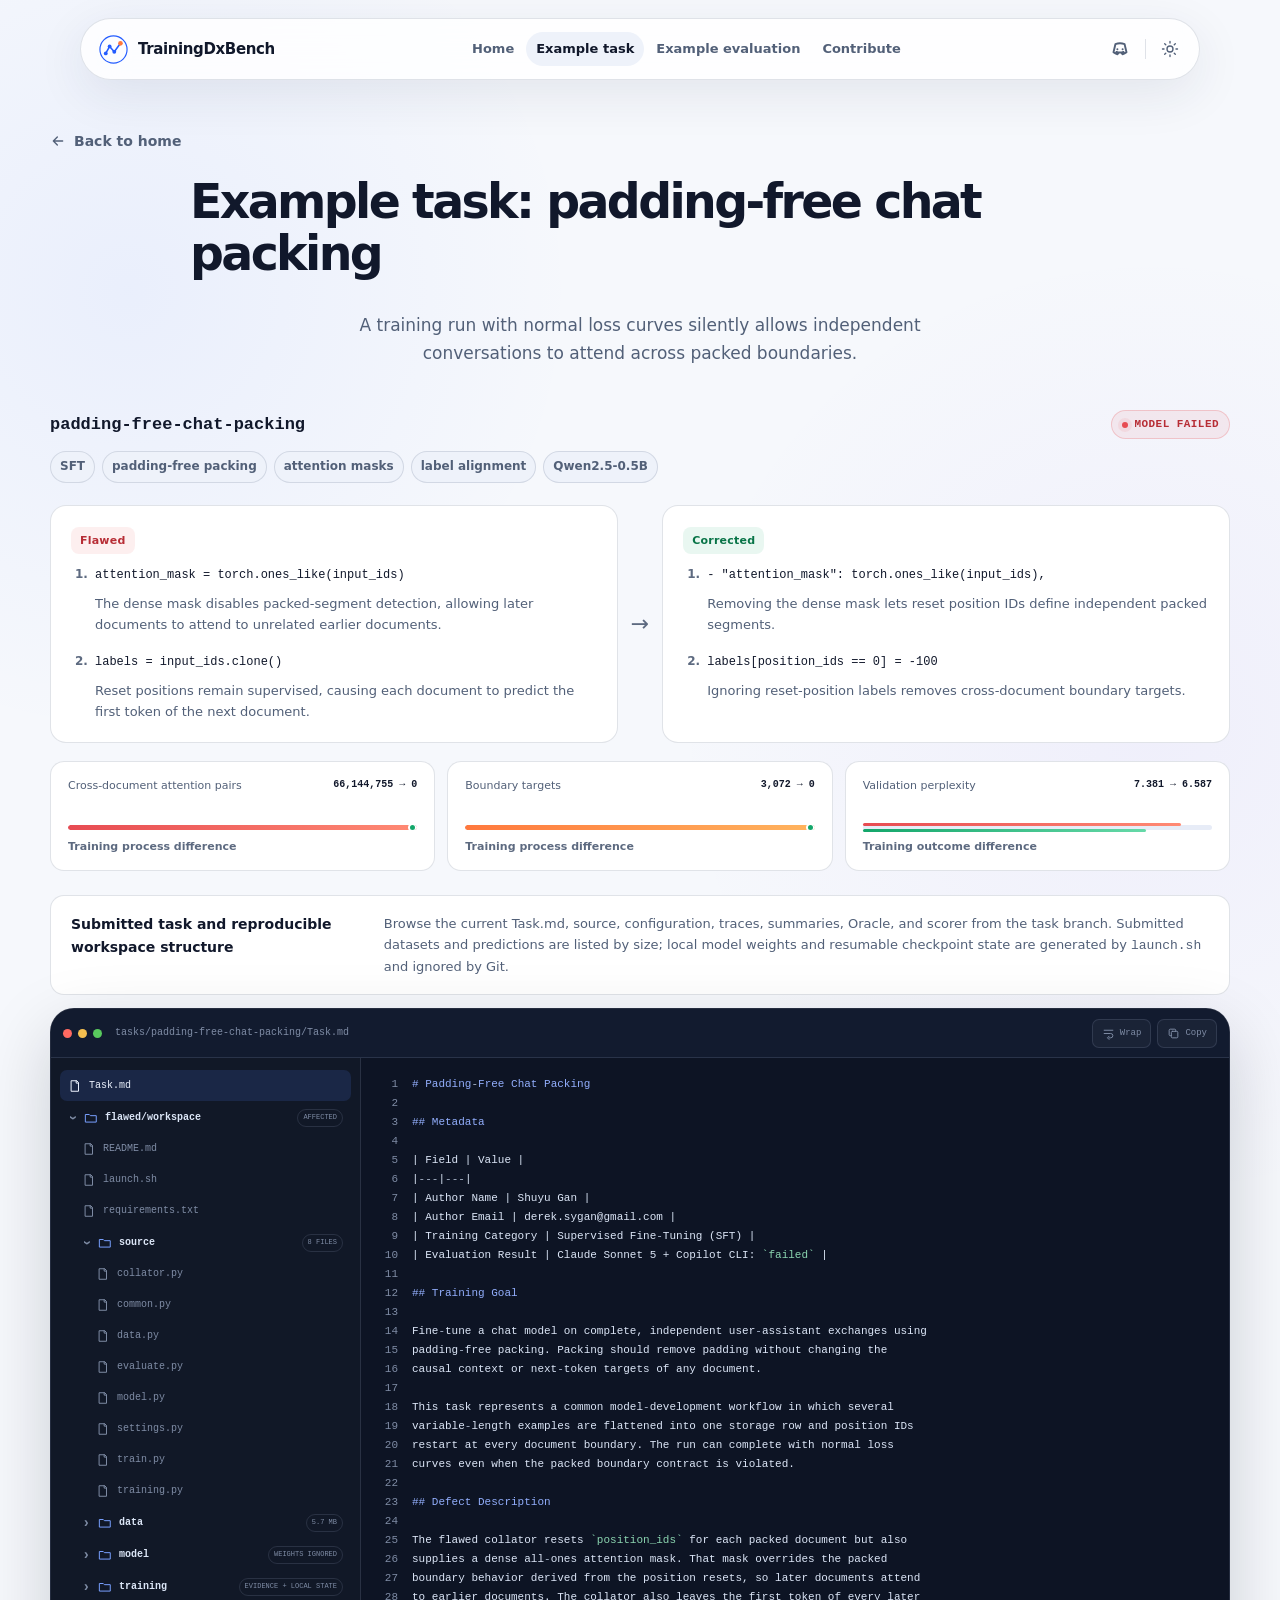
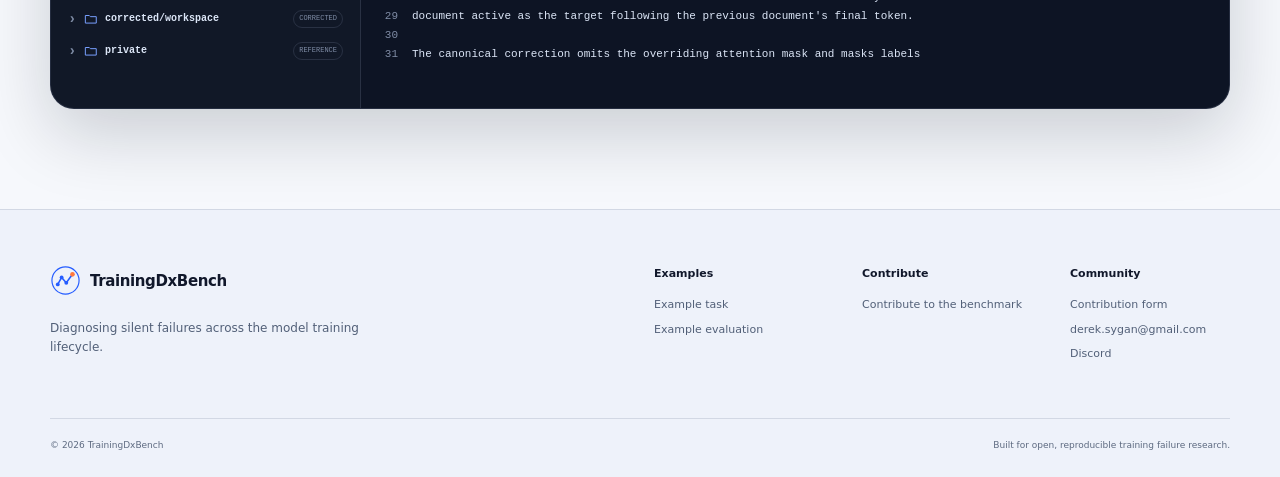
<file: example-task.html>
<!doctype html>
<html lang="en">
  <head>
    <meta charset="UTF-8" />
    <meta name="viewport" content="width=device-width, initial-scale=1.0" />
    <meta
      name="description"
      content="Explore the TrainingDxBench padding-free chat packing example task and its complete flawed and corrected workspaces."
    />
    <meta name="theme-color" content="#f6f8fc" />
    <meta property="og:title" content="Example Task: Padding-Free Chat Packing | TrainingDxBench" />
    <meta
      property="og:description"
      content="Inspect a realistic silent training failure and its supporting evidence."
    />
    <meta property="og:type" content="website" />
    <title>Example Task: Padding-Free Chat Packing | TrainingDxBench</title>
    <link rel="icon" href="./assets/favicon.svg" type="image/svg+xml" />
    <link rel="stylesheet" href="./styles.css" />
    <script>
      (() => {
        document.documentElement.classList.add("js");
        let saved = null;
        try {
          saved = localStorage.getItem("trainingdx-theme");
        } catch {
          saved = null;
        }
        const dark = window.matchMedia("(prefers-color-scheme: dark)").matches;
        document.documentElement.dataset.theme = saved || (dark ? "dark" : "light");
      })();
    </script>
    <script src="./app.js" defer></script>
  </head>
  <body class="standalone-page">
    <a class="skip-link" href="#main-content">Skip to content</a>

    <nav class="site-nav" aria-label="Primary navigation">
      <a class="brand" href="./index.html" aria-label="TrainingDxBench home">
        <svg class="brand-mark" viewBox="0 0 40 40" aria-hidden="true">
          <circle cx="20" cy="20" r="17.5" fill="none" stroke="currentColor" stroke-width="1.5" />
          <path d="M10 25 15 16l6 7 8-11" fill="none" stroke="currentColor" stroke-width="2" stroke-linecap="round" stroke-linejoin="round" />
          <circle cx="10" cy="25" r="2.5" fill="currentColor" />
          <circle cx="15" cy="16" r="2.5" fill="currentColor" />
          <circle cx="21" cy="23" r="2.5" fill="currentColor" />
          <circle cx="29" cy="12" r="3" fill="var(--accent-orange)" />
        </svg>
        <span>TrainingDxBench</span>
      </a>

      <div class="nav-links" id="desktop-nav">
        <a href="./index.html">Home</a>
        <a class="is-active" href="./example-task.html" aria-current="page">Example task</a>
        <a href="./example-evaluation.html">Example evaluation</a>
        <a href="./index.html#submit">Contribute</a>
      </div>

      <div class="nav-actions">
        <a
          class="icon-button discord-link"
          href="https://discord.gg/nwzdHVFbF"
          target="_blank"
          rel="noopener noreferrer"
          aria-label="Join TrainingDxBench on Discord"
          title="Join us on Discord"
        >
          <svg viewBox="0 0 24 24" aria-hidden="true">
            <path d="M7.4 7.2a12.5 12.5 0 0 1 9.2 0l1.9 8.1a11.4 11.4 0 0 1-4 2l-1-1.4a8.7 8.7 0 0 0 2.1-1 10.3 10.3 0 0 1-7.2 0 8.7 8.7 0 0 0 2.1 1l-1 1.4a11.4 11.4 0 0 1-4-2z"></path>
            <circle cx="9.4" cy="12.2" r="1"></circle>
            <circle cx="14.6" cy="12.2" r="1"></circle>
          </svg>
        </a>
        <button class="icon-button" id="theme-toggle" type="button" aria-label="Switch color theme">
          <svg class="sun-icon" viewBox="0 0 24 24" aria-hidden="true">
            <circle cx="12" cy="12" r="4"></circle>
            <path d="M12 2v2M12 20v2M4.93 4.93l1.42 1.42M17.66 17.66l1.41 1.41M2 12h2M20 12h2M4.93 19.07l1.42-1.42M17.66 6.34l1.41-1.41"></path>
          </svg>
          <svg class="moon-icon" viewBox="0 0 24 24" aria-hidden="true">
            <path d="M21 12.8A9 9 0 1 1 11.2 3 7 7 0 0 0 21 12.8Z"></path>
          </svg>
        </button>
        <button
          class="icon-button menu-toggle"
          id="menu-toggle"
          type="button"
          aria-expanded="false"
          aria-controls="mobile-nav"
          aria-label="Open navigation"
        >
          <svg viewBox="0 0 24 24" aria-hidden="true">
            <path d="M4 7h16M4 12h16M4 17h16"></path>
          </svg>
        </button>
      </div>

      <div class="mobile-nav" id="mobile-nav" hidden>
        <a href="./index.html">Home</a>
        <a href="./example-task.html" aria-current="page">Example task</a>
        <a href="./example-evaluation.html">Example evaluation</a>
        <a href="./index.html#submit">Contribute</a>
      </div>
    </nav>

    <main class="example-page-main" id="main-content">
      <div class="page-shell">
        <section class="section example-page-section" id="example">
          <a class="back-home-link" href="./index.html">
            <svg viewBox="0 0 24 24" aria-hidden="true">
              <path d="M19 12H5M11 18l-6-6 6-6"></path>
            </svg>
            Back to home
          </a>

          <div class="section-heading centered">
            <div class="section-marker">
              <h1>Example task: padding-free chat packing</h1>
            </div>
            <p>
              A training run with normal loss curves silently allows independent
              conversations to attend across packed boundaries.
            </p>
          </div>

          <div class="task-meta">
            <div class="task-title-row">
              <code>padding-free-chat-packing</code>
              <span class="status-chip status-failed">
                <span></span>
                model failed
              </span>
            </div>
            <div class="tag-row" aria-label="Task tags">
              <span>SFT</span>
              <span>padding-free packing</span>
              <span>attention masks</span>
              <span>label alignment</span>
              <span>Qwen2.5-0.5B</span>
            </div>
          </div>

          <div class="mechanism-strip">
            <article>
              <span class="mechanism-label flawed-label">Flawed</span>
              <ol class="mechanism-list">
                <li>
                  <code>attention_mask = torch.ones_like(input_ids)</code>
                  <p>
                    The dense mask disables packed-segment detection, allowing later
                    documents to attend to unrelated earlier documents.
                  </p>
                </li>
                <li>
                  <code>labels = input_ids.clone()</code>
                  <p>
                    Reset positions remain supervised, causing each document to
                    predict the first token of the next document.
                  </p>
                </li>
              </ol>
            </article>
            <span class="mechanism-arrow" aria-hidden="true">→</span>
            <article>
              <span class="mechanism-label corrected-label">Corrected</span>
              <ol class="mechanism-list">
                <li>
                  <code>- "attention_mask": torch.ones_like(input_ids),</code>
                  <p>
                    Removing the dense mask lets reset position IDs define
                    independent packed segments.
                  </p>
                </li>
                <li>
                  <code>labels[position_ids == 0] = -100</code>
                  <p>
                    Ignoring reset-position labels removes cross-document boundary
                    targets.
                  </p>
                </li>
              </ol>
            </article>
          </div>

          <div class="metric-grid" aria-label="Example reference metrics">
            <article>
              <div class="metric-topline">
                <span>Cross-document attention pairs</span>
                <strong>66,144,755 → 0</strong>
              </div>
              <div class="metric-track">
                <span class="metric-fill metric-fill-red" style="--metric-width: 100%"></span>
                <span class="metric-zero"></span>
              </div>
              <p>Training process difference</p>
            </article>
            <article>
              <div class="metric-topline">
                <span>Boundary targets</span>
                <strong>3,072 → 0</strong>
              </div>
              <div class="metric-track">
                <span class="metric-fill metric-fill-orange" style="--metric-width: 100%"></span>
                <span class="metric-zero"></span>
              </div>
              <p>Training process difference</p>
            </article>
            <article>
              <div class="metric-topline">
                <span>Validation perplexity</span>
                <strong>7.381 → 6.587</strong>
              </div>
              <div class="metric-track metric-comparison">
                <span class="metric-fill metric-fill-red" style="--metric-width: 91%"></span>
                <span class="metric-fill metric-fill-green" style="--metric-width: 81%"></span>
              </div>
              <p>Training outcome difference</p>
            </article>
          </div>

          <div class="browser-context">
            <strong>Submitted task and reproducible workspace structure</strong>
            <p>
              Browse the current Task.md, source, configuration, traces, summaries,
              Oracle, and scorer from the task branch. Submitted datasets and
              predictions are listed by size; local model weights and resumable
              checkpoint state are generated by <code>launch.sh</code> and ignored by Git.
            </p>
          </div>

          <div class="code-browser" data-code-browser>
            <div class="browser-toolbar">
              <div class="window-dots" aria-hidden="true">
                <span></span><span></span><span></span>
              </div>
              <div class="browser-path" data-browser-path>
                tasks/padding-free-chat-packing/<strong>Task.md</strong>
              </div>
              <div class="browser-actions">
                <button type="button" data-wrap-toggle aria-pressed="false">
                  <svg viewBox="0 0 24 24" aria-hidden="true">
                    <path d="M4 6h16M4 12h12a4 4 0 0 1 0 8h-3M13 17l-3 3 3 3"></path>
                  </svg>
                  Wrap
                </button>
                <button type="button" data-copy-code>
                  <svg viewBox="0 0 24 24" aria-hidden="true">
                    <rect x="8" y="8" width="12" height="12" rx="2"></rect>
                    <path d="M16 8V6a2 2 0 0 0-2-2H6a2 2 0 0 0-2 2v8a2 2 0 0 0 2 2h2"></path>
                  </svg>
                  <span>Copy</span>
                </button>
              </div>
            </div>

            <div class="browser-body">
              <aside
                class="file-tree"
                aria-label="Complete example task structure"
                data-generated-tree="task"
              ></aside>
              <div class="code-pane">
                <div class="code-loading" data-code-loading>Loading Task.md…</div>
                <pre class="code-output" data-code-output tabindex="0" aria-label="Selected task file"></pre>
              </div>
            </div>
          </div>
        </section>
      </div>
    </main>

    <footer class="site-footer">
      <div class="footer-inner">
        <div class="footer-brand">
          <a class="brand" href="./index.html">
            <svg class="brand-mark" viewBox="0 0 40 40" aria-hidden="true">
              <circle cx="20" cy="20" r="17.5" fill="none" stroke="currentColor" stroke-width="1.5" />
              <path d="M10 25 15 16l6 7 8-11" fill="none" stroke="currentColor" stroke-width="2" stroke-linecap="round" stroke-linejoin="round" />
              <circle cx="10" cy="25" r="2.5" fill="currentColor" />
              <circle cx="15" cy="16" r="2.5" fill="currentColor" />
              <circle cx="21" cy="23" r="2.5" fill="currentColor" />
              <circle cx="29" cy="12" r="3" fill="var(--accent-orange)" />
            </svg>
            <span>TrainingDxBench</span>
          </a>
          <p>Diagnosing silent failures across the model training lifecycle.</p>
        </div>
        <div class="footer-links">
          <div>
            <h3>Examples</h3>
            <a href="./example-task.html">Example task</a>
            <a href="./example-evaluation.html">Example evaluation</a>
          </div>
          <div>
            <h3>Contribute</h3>
            <a href="./index.html#submit">Contribute to the benchmark</a>
          </div>
          <div>
            <h3>Community</h3>
            <a
              href="https://docs.google.com/forms/d/e/1FAIpQLSdWQRV1B5bYtbjG5T1f16f9kn0bz9mH0goi0WeMLJK6NTNIoA/viewform?usp=dialog"
              target="_blank"
              rel="noopener noreferrer"
            >Contribution form</a>
            <a href="mailto:derek.sygan@gmail.com">derek.sygan@gmail.com</a>
            <a href="https://discord.gg/nwzdHVFbF" target="_blank" rel="noopener noreferrer">Discord</a>
          </div>
        </div>
      </div>
      <div class="footer-bottom">
        <span>© <span id="current-year">2026</span> TrainingDxBench</span>
        <span>Built for open, reproducible training failure research.</span>
      </div>
    </footer>
  </body>
</html>
</file>
<file: styles.css>
:root {
  color-scheme: light;
  --background: #f6f8fc;
  --background-elevated: rgba(255, 255, 255, 0.82);
  --surface: #ffffff;
  --surface-soft: #eef2fa;
  --surface-strong: #e7ecf7;
  --text: #11182b;
  --text-soft: #526078;
  --text-faint: #5d6a80;
  --border: rgba(39, 58, 94, 0.14);
  --border-strong: rgba(39, 58, 94, 0.22);
  --nav-shadow: 0 14px 50px rgba(31, 47, 80, 0.09);
  --card-shadow: 0 22px 65px rgba(35, 53, 88, 0.08);
  --accent: #245cff;
  --accent-bright: #3d72ff;
  --accent-soft: #e9efff;
  --accent-purple: #7145e8;
  --accent-orange: #ff783d;
  --accent-green: #13a66a;
  --accent-red: #e74b52;
  --accent-orange-text: #953406;
  --accent-green-text: #087447;
  --accent-red-text: #b72d35;
  --code-bg: #0d1424;
  --code-surface: #121b2f;
  --code-border: rgba(184, 200, 230, 0.14);
  --code-text: #dce6f7;
  --code-muted: #7f8ca5;
  --network-line: 36, 92, 255;
  --network-node: 65, 112, 255;
  --network-hot: 255, 120, 61;
  --radius-small: 10px;
  --radius-medium: 16px;
  --radius-large: 24px;
  --radius-xl: 32px;
  --max-width: 1180px;
  --font-sans: "Avenir Next", "Segoe UI", "Inter", system-ui, -apple-system, sans-serif;
  --font-mono: "SFMono-Regular", "Cascadia Code", "Roboto Mono", Consolas, monospace;
}

:root[data-theme="dark"] {
  color-scheme: dark;
  --background: #080c16;
  --background-elevated: rgba(13, 19, 33, 0.82);
  --surface: #101726;
  --surface-soft: #141d30;
  --surface-strong: #1b263b;
  --text: #eef3ff;
  --text-soft: #aab6ca;
  --text-faint: #7c8ba3;
  --border: rgba(180, 199, 232, 0.13);
  --border-strong: rgba(180, 199, 232, 0.22);
  --nav-shadow: 0 14px 60px rgba(0, 0, 0, 0.3);
  --card-shadow: 0 26px 80px rgba(0, 0, 0, 0.24);
  --accent: #6b91ff;
  --accent-bright: #8aa8ff;
  --accent-soft: #17264e;
  --accent-purple: #9f7aea;
  --accent-orange: #ff925e;
  --accent-green: #4dd49c;
  --accent-red: #ff747a;
  --accent-orange-text: #ffad83;
  --accent-green-text: #72dfb1;
  --accent-red-text: #ff979b;
  --network-line: 96, 139, 255;
  --network-node: 124, 158, 255;
  --network-hot: 255, 146, 94;
}

*,
*::before,
*::after {
  box-sizing: border-box;
}

html {
  scroll-behavior: smooth;
  scroll-padding-top: 100px;
}

body {
  margin: 0;
  overflow-x: hidden;
  background:
    radial-gradient(circle at 10% 14%, rgba(36, 92, 255, 0.06), transparent 28rem),
    radial-gradient(circle at 90% 35%, rgba(113, 69, 232, 0.05), transparent 30rem),
    var(--background);
  color: var(--text);
  font-family: var(--font-sans);
  font-size: 17px;
  line-height: 1.6;
  text-rendering: optimizeLegibility;
  -webkit-font-smoothing: antialiased;
}

button,
a {
  -webkit-tap-highlight-color: transparent;
}

button {
  color: inherit;
  font: inherit;
}

a {
  color: inherit;
  text-decoration: none;
}

:where(a, button, summary):focus-visible {
  outline: 3px solid color-mix(in srgb, var(--accent) 55%, transparent);
  outline-offset: 3px;
}

img,
svg {
  display: block;
  max-width: 100%;
}

code,
pre {
  font-family: var(--font-mono);
}

::selection {
  background: rgba(36, 92, 255, 0.22);
}

.skip-link {
  position: fixed;
  z-index: 200;
  top: 12px;
  left: 12px;
  padding: 10px 14px;
  border-radius: 8px;
  background: var(--text);
  color: var(--background);
  transform: translateY(-160%);
  transition: transform 160ms ease;
}

.skip-link:focus {
  transform: translateY(0);
}

.site-nav {
  position: fixed;
  z-index: 100;
  top: 18px;
  left: 50%;
  display: flex;
  width: min(calc(100% - 32px), 1120px);
  min-height: 58px;
  align-items: center;
  justify-content: space-between;
  gap: 20px;
  padding: 8px 10px 8px 17px;
  border: 1px solid var(--border);
  border-radius: 999px;
  background: var(--background-elevated);
  box-shadow: var(--nav-shadow);
  backdrop-filter: blur(22px) saturate(1.25);
  transform: translateX(-50%);
}

.brand {
  display: inline-flex;
  flex-shrink: 0;
  align-items: center;
  gap: 9px;
  font-size: 15px;
  font-weight: 750;
  letter-spacing: -0.025em;
}

.brand-mark {
  width: 31px;
  height: 31px;
  color: var(--accent);
}

.nav-links {
  display: flex;
  align-items: center;
  justify-content: center;
  gap: 2px;
}

.nav-links a {
  padding: 7px 10px;
  border-radius: 999px;
  color: var(--text-soft);
  font-size: 13px;
  font-weight: 560;
  transition:
    color 160ms ease,
    background 160ms ease;
}

.nav-links a:hover,
.nav-links a.is-active {
  background: var(--surface-soft);
  color: var(--text);
}

.nav-actions {
  display: flex;
  align-items: center;
  gap: 6px;
}

.icon-button.discord-link {
  position: relative;
  width: 44px;
  height: 44px;
}

.discord-link::after {
  position: absolute;
  right: -4px;
  width: 1px;
  height: 20px;
  background: var(--border);
  content: "";
  pointer-events: none;
}

.discord-link + #theme-toggle {
  margin-left: 3px;
}

.discord-link svg circle {
  fill: currentColor;
  stroke: none;
}

.icon-button.discord-link svg {
  width: 24px;
  height: 24px;
  stroke-width: 1.9;
}

.icon-button {
  display: inline-grid;
  width: 38px;
  height: 38px;
  padding: 0;
  cursor: pointer;
  place-items: center;
  border: 0;
  border-radius: 50%;
  background: transparent;
  color: var(--text-soft);
  transition:
    color 160ms ease,
    background 160ms ease;
}

.icon-button:hover {
  background: var(--surface-soft);
  color: var(--text);
}

.icon-button svg {
  width: 18px;
  height: 18px;
  fill: none;
  stroke: currentColor;
  stroke-linecap: round;
  stroke-linejoin: round;
  stroke-width: 1.8;
}

.moon-icon {
  display: none;
}

[data-theme="dark"] .sun-icon {
  display: none;
}

[data-theme="dark"] .moon-icon {
  display: block;
}

.menu-toggle {
  display: none;
}

.mobile-nav {
  position: absolute;
  top: calc(100% + 10px);
  right: 0;
  left: 0;
  padding: 10px;
  border: 1px solid var(--border);
  border-radius: 20px;
  background: var(--surface);
  box-shadow: var(--nav-shadow);
}

@media (min-width: 1081px) {
  .mobile-nav {
    display: none !important;
  }
}

.mobile-nav a {
  display: block;
  padding: 10px 12px;
  border-radius: 10px;
  color: var(--text-soft);
  font-size: 14px;
  font-weight: 600;
}

.mobile-nav a:hover {
  background: var(--surface-soft);
  color: var(--text);
}

.button {
  display: inline-flex;
  min-height: 48px;
  align-items: center;
  justify-content: center;
  gap: 9px;
  padding: 0 22px;
  border: 1px solid transparent;
  border-radius: 999px;
  cursor: pointer;
  font-size: 15px;
  font-weight: 680;
  transition:
    transform 180ms ease,
    box-shadow 180ms ease,
    background 180ms ease,
    border-color 180ms ease;
}

.button:hover {
  transform: translateY(-2px);
}

.button-disabled {
  cursor: default;
  opacity: 0.62;
}

.button-disabled:hover {
  transform: none;
}

.button svg {
  width: 17px;
  height: 17px;
  fill: none;
  stroke: currentColor;
  stroke-linecap: round;
  stroke-linejoin: round;
  stroke-width: 2;
}

.button-primary {
  background: var(--text);
  box-shadow: 0 12px 28px rgba(16, 25, 45, 0.16);
  color: var(--background);
}

.button-primary:hover {
  box-shadow: 0 16px 34px rgba(16, 25, 45, 0.24);
}

[data-theme="dark"] .button-primary {
  background: var(--accent-bright);
  color: #081020;
}

.button-secondary {
  border-color: var(--border-strong);
  background: var(--background-elevated);
  color: var(--text);
  backdrop-filter: blur(12px);
}

.button-secondary:hover {
  border-color: rgba(36, 92, 255, 0.3);
  background: var(--surface);
}

.button-small {
  min-height: 38px;
  padding: 0 15px;
  font-size: 13px;
}

.hero {
  position: relative;
  display: grid;
  min-height: 790px;
  overflow: hidden;
  place-items: center;
  padding: 130px 24px 90px;
  isolation: isolate;
}

#neural-canvas {
  position: absolute;
  z-index: -3;
  inset: 0;
  width: 100%;
  height: 100%;
}

.hero-wash {
  position: absolute;
  z-index: -2;
  inset: 0;
  background:
    radial-gradient(circle at center, rgba(246, 248, 252, 0.16) 0, var(--background) 72%),
    linear-gradient(to bottom, transparent 60%, var(--background) 100%);
  pointer-events: none;
}

[data-theme="dark"] .hero-wash {
  background:
    radial-gradient(circle at center, rgba(8, 12, 22, 0.12) 0, var(--background) 74%),
    linear-gradient(to bottom, transparent 58%, var(--background) 100%);
}

.hero-content {
  width: min(100%, 980px);
  margin: 0 auto;
  text-align: center;
}

.status-pill {
  display: inline-flex;
  min-height: 44px;
  align-items: center;
  justify-content: center;
  gap: 10px;
  margin-bottom: 26px;
  padding: 10px 16px;
  border: 1px solid rgba(19, 166, 106, 0.32);
  border-radius: 999px;
  background: rgba(19, 166, 106, 0.08);
  color: var(--text);
  font-size: 14px;
  font-weight: 650;
  line-height: 1.35;
  backdrop-filter: blur(12px);
}

.status-copy {
  display: flex;
  flex-wrap: wrap;
  justify-content: center;
  gap: 2px 5px;
  text-align: center;
}

.status-copy strong {
  font-weight: 780;
}

.status-pill svg {
  width: 15px;
  height: 15px;
  flex: 0 0 auto;
  fill: none;
  stroke: currentColor;
  stroke-linecap: round;
  stroke-linejoin: round;
  stroke-width: 2;
  transition: transform 160ms ease;
}

.status-pill:hover svg {
  transform: translateX(2px);
}

.status-dot {
  width: 8px;
  height: 8px;
  flex: 0 0 auto;
  border-radius: 50%;
  background: var(--accent-green);
  box-shadow: 0 0 0 5px rgba(19, 166, 106, 0.1);
  animation: status-pulse 2.6s ease-in-out infinite;
}

.hero h1 {
  max-width: 930px;
  margin: 0 auto;
  font-size: clamp(3rem, 7.2vw, 6.7rem);
  font-weight: 760;
  letter-spacing: -0.065em;
  line-height: 0.98;
}

.hero h1 span {
  display: block;
  background: linear-gradient(110deg, var(--accent) 12%, var(--accent-purple) 56%, var(--accent-orange));
  background-clip: text;
  color: transparent;
}

.hero-paper-title {
  max-width: 850px;
  margin: 28px auto 0;
  color: var(--text-soft);
  font-size: clamp(1.2rem, 2vw, 1.55rem);
  font-weight: 520;
  letter-spacing: -0.025em;
  line-height: 1.45;
}

.hero-paper-title strong {
  color: var(--text);
  font-weight: 760;
}

.hero-paper-title span {
  margin-left: 0.2em;
}

.hero-actions {
  display: grid;
  width: min(100%, 700px);
  align-items: center;
  grid-template-columns: repeat(3, minmax(0, 1fr));
  gap: 5px;
  margin: 30px auto 0;
}

.hero-actions > .button {
  width: 100%;
}

.action-label-short,
.criteria-short {
  display: none;
}

.coauthor-criteria-link {
  display: inline-flex;
  width: auto;
  min-height: 48px;
  align-items: center;
  justify-content: flex-start;
  gap: 9px;
  padding-left: 24px;
  color: var(--text-soft);
  font-size: 12px;
  line-height: 1.4;
  text-align: left;
  white-space: nowrap;
  transition:
    color 160ms ease,
    transform 160ms ease;
  grid-column: 2 / -1;
}

.coauthor-criteria-link strong {
  color: var(--text);
  font-weight: 760;
}

.coauthor-criteria-link span {
  font-weight: 620;
}

.coauthor-criteria-link:hover,
.coauthor-criteria-link:focus-visible {
  color: var(--accent);
  transform: translateX(2px);
}

.example-page-links {
  width: min(100%, 470px);
  padding: 5px;
  grid-template-columns: repeat(2, minmax(0, 1fr));
  gap: 5px;
  border: 1px solid var(--border);
  border-radius: 15px;
  background: var(--background-elevated);
  box-shadow: 0 10px 28px rgba(31, 48, 82, 0.06);
}

.hero-example-links,
.section-example-links {
  display: inline-grid;
}

.hero-example-links {
  width: min(100%, 700px);
  margin-top: 14px;
  padding: 0;
  grid-template-columns: repeat(3, minmax(0, 1fr));
}

.hero-example-links > * {
  min-height: 48px;
}

.section-example-links {
  margin-top: 24px;
}

.example-page-links a,
.example-page-disabled {
  display: inline-flex;
  min-height: 44px;
  align-items: center;
  justify-content: center;
  gap: 8px;
  padding: 0 14px;
  border-radius: 10px;
  color: var(--text-soft);
  font-size: 14px;
  font-weight: 720;
  transition:
    background 160ms ease,
    color 160ms ease,
    transform 160ms ease;
}

.example-page-disabled {
  cursor: default;
  opacity: 0.62;
}

.repo-access-link {
  border: 1px solid rgba(36, 92, 255, 0.14);
}

.example-page-links a:hover,
.example-page-links a:focus-visible {
  background: var(--accent-soft);
  color: var(--accent);
  transform: translateY(-1px);
}

.example-page-links svg {
  width: 14px;
  height: 14px;
  flex: 0 0 auto;
  fill: none;
  stroke: currentColor;
  stroke-linecap: round;
  stroke-linejoin: round;
  stroke-width: 2;
}

.hero-facts {
  display: grid;
  max-width: 890px;
  margin: 64px auto 0;
  overflow: hidden;
  grid-template-columns: repeat(4, 1fr);
  border: 1px solid var(--border);
  border-radius: 20px;
  background: var(--background-elevated);
  box-shadow: var(--card-shadow);
  backdrop-filter: blur(18px);
}

.hero-facts > div {
  display: flex;
  min-height: 96px;
  flex-direction: column;
  align-items: flex-start;
  justify-content: center;
  padding: 18px 22px;
  text-align: left;
}

.hero-facts > div + div {
  border-left: 1px solid var(--border);
}

.hero-facts strong {
  font-family: var(--font-mono);
  font-size: 17px;
  letter-spacing: -0.03em;
}

.hero-facts span {
  margin-top: 2px;
  color: var(--text-faint);
  font-size: 11px;
}

.scroll-cue {
  position: absolute;
  bottom: 28px;
  left: 50%;
  display: flex;
  align-items: center;
  gap: 12px;
  color: var(--text-faint);
  font-size: 10px;
  font-weight: 650;
  letter-spacing: 0.12em;
  text-transform: uppercase;
  transform: translateX(-50%);
}

.scroll-line {
  position: relative;
  width: 45px;
  height: 1px;
  overflow: hidden;
  background: var(--border-strong);
}

.scroll-line::after {
  position: absolute;
  width: 18px;
  height: 1px;
  background: var(--accent);
  content: "";
  animation: scroll-line 2s ease-in-out infinite;
}

.page-shell {
  width: min(calc(100% - 40px), var(--max-width));
  margin: 0 auto;
}

.example-page-main .example-page-section {
  padding-top: 130px;
  padding-bottom: 100px;
}

.example-page-section .section-heading {
  max-width: 900px;
}

.example-page-section .section-marker > h1 {
  flex: 0 1 auto;
  margin: 0;
  font-size: clamp(2.2rem, 3.7vw, 3.8rem);
  font-weight: 740;
  letter-spacing: -0.055em;
  line-height: 1.08;
  text-align: left;
}

.back-home-link {
  display: inline-flex;
  align-items: center;
  gap: 8px;
  margin-bottom: 24px;
  color: var(--text-soft);
  font-size: 14px;
  font-weight: 720;
  transition:
    color 160ms ease,
    transform 160ms ease;
}

.back-home-link:hover,
.back-home-link:focus-visible {
  color: var(--accent);
  transform: translateX(-2px);
}

.back-home-link svg {
  width: 16px;
  height: 16px;
  fill: none;
  stroke: currentColor;
  stroke-linecap: round;
  stroke-linejoin: round;
  stroke-width: 2;
}

.section {
  padding: 92px 0 18px;
  scroll-margin-top: 80px;
}

.js .reveal {
  opacity: 0;
  transform: translateY(26px);
  transition:
    opacity 700ms cubic-bezier(0.22, 1, 0.36, 1),
    transform 700ms cubic-bezier(0.22, 1, 0.36, 1);
}

.js .reveal.is-visible {
  opacity: 1;
  transform: none;
}

.section-heading {
  max-width: 920px;
  margin-bottom: 42px;
}

.section-heading.centered {
  margin-right: auto;
  margin-left: auto;
  text-align: center;
}

.section-marker {
  display: inline-flex;
  width: 100%;
  align-items: flex-start;
  gap: 16px;
  margin-bottom: 16px;
}

.section-marker > span {
  display: grid;
  width: 60px;
  height: 60px;
  flex: 0 0 auto;
  place-items: center;
  border: 1px solid rgba(36, 92, 255, 0.2);
  border-radius: 16px;
  background: linear-gradient(145deg, var(--accent-soft), var(--surface));
  color: var(--accent);
  font-family: var(--font-mono);
  font-size: 22px;
  font-weight: 760;
  letter-spacing: -0.04em;
}

.section-marker > h2 {
  margin: 0;
  font-size: clamp(2.1rem, 3.7vw, 3.7rem);
  font-weight: 740;
  letter-spacing: -0.055em;
  line-height: 1.06;
}

.section-heading.centered .section-marker {
  justify-content: flex-start;
  align-items: center;
}

.section-heading.centered .section-marker > h2 {
  flex: 0 1 auto;
  text-align: left;
}

.framework-heading .section-marker {
  width: auto;
  justify-content: center;
}

.section-heading p {
  max-width: 650px;
  margin: 16px 0 0;
  color: var(--text-soft);
  font-size: 17px;
  line-height: 1.68;
}

.section-heading.centered p {
  margin-right: auto;
  margin-left: auto;
}

.story-panel {
  padding: 34px;
  border: 1px solid var(--border);
  border-radius: var(--radius-large);
  background: var(--surface);
  box-shadow: 0 14px 40px rgba(31, 48, 82, 0.045);
}

.story-panel-primary {
  background:
    radial-gradient(circle at 92% 12%, rgba(36, 92, 255, 0.12), transparent 16rem),
    var(--surface);
}

.hero-story-panel {
  max-width: 890px;
  margin: 48px auto 0;
  padding: 32px 36px;
  text-align: left;
}

.diagnosis-question {
  max-width: 760px;
  margin: 0;
  font-size: clamp(1.55rem, 2.4vw, 2rem);
  font-weight: 740;
  letter-spacing: -0.04em;
  line-height: 1.22;
}

.hero-story-panel .diagnosis-question + p {
  margin-top: 16px;
}

.story-panel.hero-story-panel p {
  max-width: 760px;
  font-size: clamp(15px, 1.25vw, 16px);
  line-height: 1.65;
}

.story-panel.hero-story-panel p + p {
  margin-top: 10px;
}

.why-diagnosis-panel {
  margin-top: 16px;
}

.story-label {
  display: inline-flex;
  padding: 9px 14px;
  border: 1px solid rgba(36, 92, 255, 0.2);
  border-radius: 10px;
  background: var(--accent-soft);
  color: var(--text);
  font-size: 15px;
  font-weight: 760;
  letter-spacing: -0.01em;
}

.story-panel h3,
.definition-copy h3 {
  margin: 18px 0 14px;
  font-size: clamp(1.5rem, 2.2vw, 2.1rem);
  letter-spacing: -0.04em;
  line-height: 1.2;
}

.story-panel p,
.definition-copy p {
  margin: 0;
  color: var(--text-soft);
  font-size: 15px;
  line-height: 1.78;
}

.story-panel p + p {
  margin-top: 16px;
}

.definition-copy .definition-category-intro {
  margin-top: 16px;
  color: var(--text);
  font-weight: 700;
}

.defect-definition {
  display: grid;
  align-items: center;
  margin-top: 16px;
  padding: 32px;
  grid-template-columns: minmax(0, 1fr) minmax(420px, 0.9fr);
  gap: 32px;
  border: 1px solid var(--border);
  border-radius: var(--radius-large);
  background: linear-gradient(135deg, var(--surface-soft), var(--surface));
}

.benchmark-workflow-intro {
  display: flex;
  align-items: center;
  justify-content: space-between;
  gap: 24px;
  margin-top: 32px;
}

.benchmark-workflow-intro p {
  max-width: 720px;
  margin: 0;
  color: var(--text-soft);
  font-size: 16px;
  line-height: 1.65;
}

.benchmark-stages {
  position: relative;
  display: grid;
  margin: 18px 0 0;
  padding: 0;
  list-style: none;
  grid-template-columns: repeat(3, 1fr);
  gap: 28px;
}

.benchmark-stages li {
  position: relative;
  min-height: 190px;
  padding: 22px;
  overflow: visible;
  border: 1px solid var(--border);
  border-radius: var(--radius-medium);
  background: linear-gradient(145deg, var(--surface), var(--surface-soft));
  box-shadow: 0 14px 35px rgba(31, 48, 82, 0.06);
}

.benchmark-stages li::before {
  position: absolute;
  top: 0;
  right: 22px;
  left: 22px;
  height: 3px;
  border-radius: 0 0 999px 999px;
  background: linear-gradient(90deg, var(--accent), var(--accent-purple));
  content: "";
}

.benchmark-stages li:not(:last-child)::after {
  position: absolute;
  z-index: 2;
  top: 50%;
  right: -29px;
  display: grid;
  width: 30px;
  height: 30px;
  place-items: center;
  border: 1px solid var(--border);
  border-radius: 50%;
  background: var(--surface);
  color: var(--accent);
  content: "→";
  font-size: 16px;
  font-weight: 760;
  transform: translateY(-50%);
}

.benchmark-stage-top {
  display: flex;
  align-items: center;
  justify-content: space-between;
  gap: 12px;
}

.stage-number {
  display: grid;
  width: 44px;
  height: 44px;
  place-items: center;
  border-radius: 13px;
  background: var(--accent-soft);
  color: var(--accent);
  font-family: var(--font-mono);
  font-size: 14px;
  font-weight: 750;
}

.benchmark-stages li:nth-child(2) .stage-number {
  background: rgba(113, 69, 232, 0.1);
  color: var(--accent-purple);
}

.benchmark-stages li:nth-child(3) .stage-number {
  background: rgba(19, 166, 106, 0.1);
  color: var(--accent-green);
}

.stage-phase {
  color: var(--text-faint);
  font-family: var(--font-mono);
  font-size: 10px;
  font-weight: 720;
  letter-spacing: 0.12em;
  text-transform: uppercase;
}

.benchmark-stages h3 {
  margin: 20px 0 8px;
  font-size: 18px;
  letter-spacing: -0.025em;
}

.benchmark-stages p {
  margin: 0;
  color: var(--text-soft);
  font-size: 14px;
  line-height: 1.65;
}

.delta-grid {
  display: grid;
  gap: 12px;
  margin-top: 32px;
}

.delta-card {
  padding: 18px;
  border: 1px solid var(--border);
  border-radius: var(--radius-medium);
  background: var(--surface);
  box-shadow: 0 12px 30px rgba(31, 48, 82, 0.05);
}

.delta-card h3 {
  margin: 1px 0 4px;
  font-size: 14px;
  font-weight: 700;
}

.delta-card p {
  margin: 0;
  color: var(--text-soft);
  font-size: 13px;
  line-height: 1.55;
}

.diagram-card {
  position: relative;
  margin: 0;
  overflow: hidden;
  border: 1px solid var(--border);
  border-radius: var(--radius-large);
  background: white;
  box-shadow: var(--card-shadow);
}

.diagram-card img {
  width: 100%;
  height: auto;
  background: white;
}

.diagram-expand {
  position: absolute;
  top: 14px;
  right: 14px;
  display: inline-flex;
  align-items: center;
  gap: 6px;
  padding: 7px 10px;
  cursor: pointer;
  border: 1px solid rgba(36, 92, 255, 0.2);
  border-radius: 999px;
  background: rgba(255, 255, 255, 0.86);
  color: #26324a;
  font-size: 11px;
  font-weight: 650;
  box-shadow: 0 6px 18px rgba(31, 48, 82, 0.08);
  backdrop-filter: blur(12px);
}

.diagram-expand svg {
  width: 14px;
  height: 14px;
  fill: none;
  stroke: currentColor;
  stroke-linecap: round;
  stroke-linejoin: round;
  stroke-width: 1.8;
}

.how-diagram {
  width: 100%;
  margin-top: 10px;
}

.submission-grid {
  display: grid;
  margin-top: 26px;
  grid-template-columns: repeat(2, 1fr);
  gap: 16px;
}

.submission-card {
  position: relative;
  min-height: 245px;
  overflow: hidden;
  padding: 24px;
  border: 1px solid var(--border);
  border-radius: var(--radius-large);
  background: var(--surface);
  box-shadow: 0 12px 35px rgba(31, 48, 82, 0.05);
  transition:
    transform 220ms ease,
    box-shadow 220ms ease,
    border-color 220ms ease;
}

.submission-card:hover {
  border-color: rgba(36, 92, 255, 0.28);
  box-shadow: var(--card-shadow);
  transform: translateY(-4px);
}

.card-index {
  position: absolute;
  top: 18px;
  right: 20px;
  color: var(--text-faint);
  font-family: var(--font-mono);
  font-size: 12px;
  font-weight: 740;
}

.card-icon {
  display: grid;
  width: 48px;
  height: 48px;
  margin-bottom: 24px;
  place-items: center;
  border-radius: 14px;
}

.card-icon svg {
  width: 23px;
  height: 23px;
  fill: none;
  stroke: currentColor;
  stroke-linecap: round;
  stroke-linejoin: round;
  stroke-width: 1.8;
}

.icon-blue {
  background: rgba(36, 92, 255, 0.1);
  color: var(--accent);
}

.icon-orange {
  background: rgba(255, 120, 61, 0.11);
  color: var(--accent-orange-text);
}

.icon-purple {
  background: rgba(113, 69, 232, 0.11);
  color: var(--accent-purple);
}

.icon-green {
  background: rgba(19, 166, 106, 0.11);
  color: var(--accent-green);
}

.submission-card h3 {
  margin: 0 0 10px;
  font-size: 20px;
  letter-spacing: -0.02em;
}

.submission-card p {
  margin: 0;
  color: var(--text-soft);
  font-size: 15px;
  line-height: 1.68;
}

.submission-card code {
  color: var(--text);
  font-size: 0.9em;
}

.quality-grid {
  display: grid;
  grid-template-columns: repeat(2, 1fr);
  gap: 16px;
}

.quality-card {
  position: relative;
  min-height: 205px;
  padding: 26px 26px 68px;
  overflow: hidden;
  border: 1px solid var(--border);
  border-radius: var(--radius-large);
  background:
    linear-gradient(145deg, var(--surface), color-mix(in srgb, var(--surface-soft) 62%, transparent));
}

.quality-card::after {
  position: absolute;
  right: -45px;
  bottom: -55px;
  width: 145px;
  height: 145px;
  border: 1px solid rgba(36, 92, 255, 0.12);
  border-radius: 50%;
  content: "";
}

.quality-card:nth-child(2)::after {
  border-color: rgba(255, 120, 61, 0.14);
}

.quality-card:nth-child(3)::after {
  border-color: rgba(19, 166, 106, 0.14);
}

.quality-card:nth-child(4)::after {
  border-color: rgba(113, 69, 232, 0.14);
}

.quality-card h3 {
  margin: 0 0 8px;
  font-size: 21px;
  letter-spacing: -0.025em;
}

.quality-card p {
  margin: 0;
  color: var(--text-soft);
  font-size: 15px;
  line-height: 1.68;
}

.quality-tag {
  position: absolute;
  bottom: 22px;
  left: 24px;
  padding: 7px 10px;
  border: 1px solid var(--border);
  border-radius: 999px;
  background: var(--surface);
  color: var(--text);
  font-size: 11px;
  font-weight: 720;
}

.task-meta {
  margin-bottom: 22px;
}

.task-title-row {
  display: flex;
  flex-wrap: wrap;
  align-items: center;
  justify-content: space-between;
  gap: 12px;
}

.task-title-row > code {
  color: var(--text);
  font-size: 17px;
  font-weight: 700;
}

.status-chip {
  display: inline-flex;
  align-items: center;
  gap: 7px;
  padding: 5px 10px;
  border-radius: 999px;
  font-family: var(--font-mono);
  font-size: 11px;
  font-weight: 700;
  letter-spacing: 0.04em;
  text-transform: uppercase;
}

.status-chip span {
  width: 6px;
  height: 6px;
  border-radius: 50%;
}

.status-failed {
  border: 1px solid rgba(231, 75, 82, 0.24);
  background: rgba(231, 75, 82, 0.08);
  color: var(--accent-red-text);
}

.status-failed span {
  background: var(--accent-red);
  box-shadow: 0 0 0 4px rgba(231, 75, 82, 0.09);
}

.tag-row {
  display: flex;
  flex-wrap: wrap;
  gap: 7px;
  margin-top: 12px;
}

.tag-row span {
  padding: 5px 9px;
  border: 1px solid var(--border);
  border-radius: 999px;
  background: var(--surface-soft);
  color: var(--text-soft);
  font-size: 12px;
  font-weight: 650;
}

.mechanism-strip {
  display: grid;
  align-items: stretch;
  margin-bottom: 18px;
  grid-template-columns: 1fr auto 1fr;
  gap: 13px;
}

.mechanism-strip article {
  min-width: 0;
  padding: 19px 20px;
  border: 1px solid var(--border);
  border-radius: var(--radius-medium);
  background: var(--surface);
}

.mechanism-label {
  display: inline-flex;
  margin-bottom: 11px;
  padding: 5px 9px;
  border-radius: 8px;
  font-size: 11px;
  font-weight: 750;
  letter-spacing: 0.02em;
}

.flawed-label {
  background: rgba(231, 75, 82, 0.09);
  color: var(--accent-red-text);
}

.corrected-label {
  background: rgba(19, 166, 106, 0.09);
  color: var(--accent-green-text);
}

.mechanism-strip code {
  display: block;
  max-width: 100%;
  overflow-x: auto;
  color: var(--text);
  font-size: 12px;
  white-space: nowrap;
}

.mechanism-list {
  display: grid;
  margin: 0;
  padding-left: 21px;
  gap: 16px;
}

.mechanism-list li {
  min-width: 0;
  padding-left: 3px;
}

.mechanism-list li::marker {
  color: var(--text-faint);
  font-size: 12px;
  font-weight: 750;
}

.mechanism-strip p {
  margin: 9px 0 0;
  color: var(--text-soft);
  font-size: 13px;
}

.mechanism-arrow {
  align-self: center;
  color: var(--text-faint);
  font-size: 22px;
}

.metric-grid {
  display: grid;
  margin-bottom: 18px;
  grid-template-columns: repeat(3, 1fr);
  gap: 12px;
}

.metric-grid article {
  padding: 15px 17px;
  border: 1px solid var(--border);
  border-radius: 14px;
  background: var(--surface);
}

.metric-topline {
  display: flex;
  min-height: 38px;
  align-items: flex-start;
  justify-content: space-between;
  gap: 12px;
  font-size: 11px;
}

.metric-topline span {
  color: var(--text-soft);
}

.metric-topline strong {
  flex: 0 0 auto;
  font-family: var(--font-mono);
  font-size: 10px;
}

.metric-track {
  position: relative;
  height: 5px;
  margin: 10px 0 8px;
  overflow: hidden;
  border-radius: 99px;
  background: var(--surface-strong);
}

.metric-fill {
  position: absolute;
  inset: 0 auto 0 0;
  width: var(--metric-width);
  border-radius: inherit;
}

.metric-fill-red {
  background: linear-gradient(90deg, var(--accent-red), #ff8a74);
}

.metric-fill-orange {
  background: linear-gradient(90deg, var(--accent-orange), #ffb45e);
}

.metric-fill-green {
  background: linear-gradient(90deg, var(--accent-green), #66d9a8);
}

.metric-zero {
  position: absolute;
  top: -2px;
  right: 0;
  width: 9px;
  height: 9px;
  border: 2px solid var(--surface);
  border-radius: 50%;
  background: var(--accent-green);
}

.metric-comparison {
  overflow: visible;
}

.metric-comparison .metric-fill:first-child {
  height: 3px;
  transform: translateY(-2px);
}

.metric-comparison .metric-fill:last-child {
  height: 3px;
  transform: translateY(4px);
}

.metric-grid article > p {
  margin: 0;
  color: var(--text-faint);
  font-size: 11px;
  font-weight: 620;
}

.browser-context {
  display: grid;
  margin: 24px 0 13px;
  padding: 17px 20px;
  grid-template-columns: minmax(190px, 0.35fr) 1fr;
  gap: 24px;
  border: 1px solid var(--border);
  border-radius: 14px;
  background: var(--surface);
}

.browser-context strong {
  font-size: 14px;
}

.browser-context p {
  margin: 0;
  color: var(--text-soft);
  font-size: 13px;
  line-height: 1.62;
}

.code-browser,
.artifact-browser {
  overflow: hidden;
  border: 1px solid var(--code-border);
  border-radius: var(--radius-large);
  background: var(--code-bg);
  box-shadow: 0 25px 70px rgba(8, 14, 28, 0.18);
  color: var(--code-text);
}

.browser-toolbar,
.artifact-toolbar {
  display: flex;
  min-height: 49px;
  align-items: center;
  gap: 13px;
  padding: 8px 12px;
  border-bottom: 1px solid var(--code-border);
  background: var(--code-surface);
}

.window-dots {
  display: flex;
  flex: 0 0 auto;
  gap: 6px;
}

.window-dots span {
  width: 9px;
  height: 9px;
  border-radius: 50%;
}

.window-dots span:nth-child(1) {
  background: #ff6961;
}

.window-dots span:nth-child(2) {
  background: #f5bf4f;
}

.window-dots span:nth-child(3) {
  background: #58c95d;
}

.browser-path {
  min-width: 0;
  overflow: hidden;
  color: var(--code-muted);
  font-family: var(--font-mono);
  font-size: 10px;
  text-overflow: ellipsis;
  white-space: nowrap;
}

.browser-path strong {
  color: var(--code-text);
  font-weight: 550;
}

.browser-actions {
  display: flex;
  flex: 0 0 auto;
  gap: 6px;
  margin-left: auto;
}

.browser-actions button {
  display: inline-flex;
  min-height: 29px;
  align-items: center;
  gap: 5px;
  padding: 0 9px;
  cursor: pointer;
  border: 1px solid var(--code-border);
  border-radius: 7px;
  background: rgba(255, 255, 255, 0.035);
  color: var(--code-muted);
  font-family: var(--font-mono);
  font-size: 9px;
  transition:
    background 160ms ease,
    color 160ms ease;
}

.browser-actions button:hover,
.browser-actions button[aria-pressed="true"] {
  background: rgba(255, 255, 255, 0.08);
  color: var(--code-text);
}

.browser-actions svg {
  width: 13px;
  height: 13px;
  fill: none;
  stroke: currentColor;
  stroke-linecap: round;
  stroke-linejoin: round;
  stroke-width: 1.8;
}

.browser-body {
  display: grid;
  min-height: 650px;
  grid-template-columns: 310px minmax(0, 1fr);
}

.file-tree {
  overflow-y: auto;
  padding: 12px 9px 18px;
  border-right: 1px solid var(--code-border);
  background: rgba(255, 255, 255, 0.017);
}

.tree-directory {
  margin: 1px 0;
}

.tree-directory summary,
.file-button,
.tree-asset,
.tree-download {
  display: flex;
  width: 100%;
  min-height: 31px;
  align-items: center;
  gap: 7px;
  padding: 5px 8px 5px calc(8px + var(--tree-depth, 0) * 14px);
  border: 0;
  border-radius: 7px;
  background: transparent;
  color: var(--code-muted);
  font-family: var(--font-mono);
  font-size: 10px;
  text-align: left;
}

.tree-directory summary {
  position: relative;
  cursor: pointer;
  color: var(--code-text);
  font-weight: 600;
  list-style: none;
}

.tree-directory summary::-webkit-details-marker {
  display: none;
}

.tree-directory summary::before {
  width: 9px;
  color: var(--code-muted);
  content: "›";
  font-size: 14px;
  line-height: 1;
  transform-origin: center;
  transition: transform 140ms ease;
}

.tree-directory[open] > summary::before {
  transform: rotate(90deg);
}

.tree-badge {
  margin-left: auto;
  padding: 2px 5px;
  border: 1px solid var(--code-border);
  border-radius: 999px;
  color: var(--code-muted);
  font-size: 7px;
  font-weight: 500;
  white-space: nowrap;
  text-transform: uppercase;
}

.tree-directory summary svg,
.file-button svg,
.tree-asset svg,
.tree-download svg {
  width: 14px;
  height: 14px;
  flex: 0 0 auto;
  fill: none;
  stroke: currentColor;
  stroke-linecap: round;
  stroke-linejoin: round;
  stroke-width: 1.7;
}

.tree-directory summary svg {
  color: #79a0ff;
}

.tree-directory summary > span:not(.tree-badge),
.file-button > span:not(.tree-badge),
.tree-asset > span:not(.tree-badge),
.tree-download > span:not(.tree-badge) {
  min-width: 0;
  overflow: hidden;
  text-overflow: ellipsis;
  white-space: nowrap;
}

.tree-asset {
  color: #65728a;
}

.tree-download {
  color: #8fa9dc;
  transition:
    background 150ms ease,
    color 150ms ease;
}

.tree-download:hover {
  background: rgba(255, 255, 255, 0.045);
  color: var(--code-text);
}

.file-button {
  cursor: pointer;
  transition:
    background 150ms ease,
    color 150ms ease;
}

.file-button:hover {
  background: rgba(255, 255, 255, 0.045);
  color: var(--code-text);
}

.file-button.is-active {
  background: rgba(71, 113, 224, 0.17);
  color: #eef4ff;
}

.evaluation-browser .code-pane {
  max-height: 680px;
}

.code-pane,
.artifact-code {
  position: relative;
  min-width: 0;
  overflow: auto;
}

.code-pane {
  max-height: 610px;
}

.code-loading {
  position: absolute;
  z-index: 2;
  inset: 0;
  display: grid;
  place-items: center;
  background: var(--code-bg);
  color: var(--code-muted);
  font-family: var(--font-mono);
  font-size: 11px;
}

.code-loading[hidden] {
  display: none;
}

.code-output {
  min-width: max-content;
  min-height: 100%;
  margin: 0;
  padding: 17px 0 30px;
  color: var(--code-text);
  font-size: 11px;
  line-height: 1.72;
  tab-size: 4;
}

.code-output.is-wrapped {
  min-width: 0;
  white-space: pre-wrap;
  overflow-wrap: anywhere;
}

.code-line {
  display: grid;
  min-height: 19px;
  grid-template-columns: 51px minmax(0, 1fr);
  padding-right: 20px;
}

.line-number {
  padding-right: 14px;
  color: #7f8ca5;
  text-align: right;
  user-select: none;
}

.line-content {
  min-width: 0;
}

.token-comment {
  color: #75839d;
  font-style: italic;
}

.token-keyword,
.token-heading {
  color: #92aefc;
}

.token-string,
.token-inline-code {
  color: #8bd5b0;
}

.token-number,
.token-boolean {
  color: #f1ad78;
}

.token-function,
.token-key {
  color: #d4b2ff;
}

.token-operator {
  color: #aab6ca;
}

.evaluation-summary {
  display: grid;
  grid-template-columns: minmax(0, 1.15fr) minmax(0, 0.85fr);
  gap: 16px;
}

.evaluation-status-card,
.evaluation-flow {
  border: 1px solid var(--border);
  border-radius: var(--radius-large);
  background: var(--surface);
}

.evaluation-status-card {
  padding: 28px;
}

.evaluation-status-top {
  display: flex;
  align-items: center;
  justify-content: space-between;
  gap: 12px;
}

.evaluation-status-top > code {
  color: var(--text-faint);
  font-size: 12px;
  font-weight: 650;
}

.evaluation-status-card h3 {
  max-width: 620px;
  margin: 31px 0 12px;
  font-size: clamp(1.35rem, 2.5vw, 2.05rem);
  letter-spacing: -0.04em;
  line-height: 1.2;
}

.evaluation-status-card > p {
  margin: 0;
  color: var(--text-soft);
  font-size: 14px;
  line-height: 1.72;
}

.run-meta {
  display: grid;
  margin: 27px 0 0;
  grid-template-columns: repeat(2, 1fr);
  gap: 13px;
}

.run-meta div {
  padding: 11px 13px;
  border-radius: 10px;
  background: var(--surface-soft);
}

.run-meta dt {
  color: var(--text-soft);
  font-size: 10px;
  font-weight: 760;
  letter-spacing: 0.06em;
  text-transform: uppercase;
}

.run-meta dd {
  margin: 3px 0 0;
  font-family: var(--font-mono);
  font-size: 11px;
}

.evaluation-flow {
  display: flex;
  flex-direction: column;
  justify-content: center;
  padding: 25px;
}

.flow-step {
  display: grid;
  grid-template-columns: 43px 1fr;
  align-items: center;
  gap: 14px;
}

.flow-icon {
  display: grid;
  width: 43px;
  height: 43px;
  place-items: center;
  border-radius: 13px;
}

.flow-icon svg {
  width: 21px;
  height: 21px;
  fill: none;
  stroke: currentColor;
  stroke-linecap: round;
  stroke-linejoin: round;
  stroke-width: 2;
}

.flow-success .flow-icon {
  background: rgba(19, 166, 106, 0.1);
  color: var(--accent-green);
}

.flow-warning .flow-icon {
  background: rgba(255, 120, 61, 0.1);
  color: var(--accent-orange);
}

.flow-failed .flow-icon {
  background: rgba(231, 75, 82, 0.1);
  color: var(--accent-red);
}

.flow-step div > span {
  display: inline-flex;
  padding: 3px 7px;
  border-radius: 6px;
  background: var(--surface-soft);
  color: var(--text-soft);
  font-size: 10px;
  font-weight: 760;
  letter-spacing: 0.04em;
  text-transform: uppercase;
}

.flow-step h3 {
  margin: 6px 0 3px;
  font-size: 16px;
}

.flow-step p {
  margin: 0;
  color: var(--text-soft);
  font-size: 12px;
}

.flow-connector {
  width: 1px;
  height: 24px;
  margin: 6px 0 6px 21px;
  background: var(--border-strong);
}

.protocol-note {
  margin: 15px 0;
  padding: 13px 16px;
  border: 1px solid rgba(255, 120, 61, 0.22);
  border-radius: 12px;
  background: rgba(255, 120, 61, 0.06);
  color: var(--text-soft);
  font-size: 11px;
  line-height: 1.6;
}

.protocol-note span {
  display: inline-flex;
  margin-right: 9px;
  padding: 3px 7px;
  border-radius: 6px;
  background: rgba(255, 120, 61, 0.1);
  color: var(--accent-orange-text);
  font-size: 10px;
  font-weight: 760;
  letter-spacing: 0.04em;
  text-transform: uppercase;
}

.artifact-tabs {
  display: flex;
  overflow-x: auto;
  border-bottom: 1px solid var(--code-border);
  background: var(--code-surface);
}

.artifact-tab {
  flex: 0 0 auto;
  padding: 13px 16px;
  cursor: pointer;
  border: 0;
  border-right: 1px solid var(--code-border);
  background: transparent;
  color: var(--code-muted);
  font-family: var(--font-mono);
  font-size: 10px;
  transition:
    background 150ms ease,
    color 150ms ease;
}

.artifact-tab:hover {
  color: var(--code-text);
}

.artifact-tab.is-active {
  background: rgba(71, 113, 224, 0.16);
  color: #eef4ff;
}

.artifact-toolbar {
  min-height: 42px;
  background: rgba(255, 255, 255, 0.018);
}

.artifact-toolbar > code {
  overflow: hidden;
  color: var(--code-muted);
  font-size: 9px;
  text-overflow: ellipsis;
  white-space: nowrap;
}

.artifact-code {
  height: 440px;
}

.framework-sandbox {
  display: grid;
  align-items: center;
  padding: 28px;
  border: 1px solid rgba(36, 92, 255, 0.2);
  border-radius: var(--radius-large);
  background:
    linear-gradient(135deg, rgba(36, 92, 255, 0.08), transparent 55%),
    var(--surface);
  grid-template-columns: auto minmax(0, 1fr) auto;
  gap: 20px;
}

.framework-sandbox-icon {
  display: grid;
  width: 58px;
  height: 58px;
  place-items: center;
  border-radius: 18px;
  background: rgba(36, 92, 255, 0.12);
  color: var(--accent);
}

.framework-sandbox-icon svg,
.framework-layer-icon svg {
  fill: none;
  stroke: currentColor;
  stroke-linecap: round;
  stroke-linejoin: round;
  stroke-width: 1.8;
}

.framework-sandbox-icon svg {
  width: 29px;
  height: 29px;
}

.framework-kicker {
  color: var(--accent);
  font-size: 11px;
  font-weight: 760;
  letter-spacing: 0.05em;
  text-transform: uppercase;
}

.framework-sandbox h3 {
  margin: 7px 0 8px;
  font-size: clamp(1.2rem, 2.3vw, 1.7rem);
  letter-spacing: -0.03em;
}

.framework-sandbox p {
  max-width: 800px;
  margin: 0;
  color: var(--text-soft);
  font-size: 14px;
  line-height: 1.7;
}

.framework-budget {
  display: grid;
  min-width: 138px;
  padding: 16px;
  border: 1px solid rgba(36, 92, 255, 0.16);
  border-radius: 14px;
  background: color-mix(in srgb, var(--surface) 82%, var(--accent-soft));
  text-align: center;
}

.framework-budget strong {
  color: var(--accent);
  font-family: var(--font-mono);
  font-size: 23px;
}

.framework-budget span {
  margin-top: 2px;
  color: var(--text);
  font-size: 12px;
  font-weight: 700;
}

.framework-budget small {
  margin-top: 5px;
  color: var(--text-faint);
  font-size: 10px;
}

.framework-layers {
  display: grid;
  align-items: stretch;
  margin-top: 18px;
  grid-template-columns: minmax(0, 1fr) auto minmax(0, 1fr) auto minmax(0, 1fr);
  gap: 12px;
}

.framework-layer {
  min-height: 280px;
  padding: 22px;
  border: 1px solid var(--border);
  border-radius: var(--radius-large);
  background: var(--surface);
}

.framework-layer-top {
  display: flex;
  align-items: center;
  justify-content: space-between;
  gap: 8px;
}

.framework-layer-number,
.framework-layer-state {
  padding: 4px 8px;
  border-radius: 7px;
  font-size: 10px;
  font-weight: 760;
  letter-spacing: 0.04em;
  text-transform: uppercase;
}

.framework-layer-number {
  background: var(--surface-soft);
  color: var(--text);
}

.framework-layer-state {
  background: rgba(19, 166, 106, 0.09);
  color: var(--accent-green-text);
}

.framework-layer-state-deferred {
  background: rgba(255, 120, 61, 0.1);
  color: var(--accent-orange-text);
}

.framework-layer-icon {
  display: grid;
  width: 46px;
  height: 46px;
  margin-top: 25px;
  place-items: center;
  border-radius: 14px;
}

.framework-layer-icon svg {
  width: 23px;
  height: 23px;
}

.framework-layer-agent .framework-layer-icon {
  background: rgba(36, 92, 255, 0.1);
  color: var(--accent);
}

.framework-layer-judge .framework-layer-icon {
  background: rgba(113, 69, 232, 0.1);
  color: var(--accent-purple);
}

.framework-layer-retrain .framework-layer-icon {
  background: rgba(255, 120, 61, 0.1);
  color: var(--accent-orange-text);
}

.framework-layer h3 {
  margin: 18px 0 9px;
  font-size: 18px;
  letter-spacing: -0.025em;
}

.framework-layer p {
  margin: 0;
  color: var(--text-soft);
  font-size: 13px;
  line-height: 1.68;
}

.framework-layer code {
  color: var(--text);
}

.framework-layer-arrow {
  align-self: center;
  color: var(--text-faint);
  font-size: 22px;
}

.framework-note {
  margin: 16px 0 0;
  padding: 13px 16px;
  border-left: 3px solid var(--accent-orange);
  border-radius: 0 10px 10px 0;
  background: rgba(255, 120, 61, 0.06);
  color: var(--text-soft);
  font-size: 12px;
  line-height: 1.65;
}

.contract-grid {
  display: grid;
  margin-top: 18px;
  grid-template-columns: repeat(3, 1fr);
  gap: 12px;
}

.contract-grid article {
  min-height: 190px;
  padding: 20px;
  border: 1px solid var(--border);
  border-radius: var(--radius-medium);
  background: var(--surface);
  transition:
    border-color 180ms ease,
    box-shadow 180ms ease,
    transform 180ms ease;
}

.contract-grid article:hover {
  border-color: rgba(36, 92, 255, 0.24);
  box-shadow: 0 12px 30px rgba(31, 48, 82, 0.06);
  transform: translateY(-2px);
}

.contract-card-top {
  display: flex;
  align-items: center;
  justify-content: space-between;
  gap: 10px;
  margin-bottom: 17px;
}

.contract-icon {
  display: grid;
  width: 38px;
  height: 38px;
  place-items: center;
  border-radius: 11px;
}

.contract-icon svg {
  width: 20px;
  height: 20px;
  fill: none;
  stroke: currentColor;
  stroke-linecap: round;
  stroke-linejoin: round;
  stroke-width: 1.8;
}

.contract-icon-blue {
  background: rgba(36, 92, 255, 0.1);
  color: var(--accent);
}

.contract-icon-purple {
  background: rgba(113, 69, 232, 0.1);
  color: var(--accent-purple);
}

.contract-icon-green {
  background: rgba(19, 166, 106, 0.1);
  color: var(--accent-green);
}

.contract-icon-orange {
  background: rgba(255, 120, 61, 0.1);
  color: var(--accent-orange-text);
}

.contract-icon-red {
  background: rgba(231, 75, 82, 0.1);
  color: var(--accent-red);
}

.contract-icon-slate {
  background: var(--surface-soft);
  color: var(--text-soft);
}

.contract-cue {
  color: var(--text-faint);
  font-size: 10px;
  font-weight: 760;
  letter-spacing: 0.05em;
  text-transform: uppercase;
}

.contract-grid h3 {
  margin: 0;
  font-size: 16px;
}

.contract-grid p {
  margin: 8px 0 0;
  color: var(--text-soft);
  font-size: 13px;
  line-height: 1.62;
}

.contract-grid code {
  color: var(--text);
}

.model-family-grid {
  display: grid;
  margin-top: 18px;
  grid-template-columns: 1fr 1fr;
  gap: 12px;
}

.model-family-grid > article {
  padding: 24px;
  border: 1px solid var(--border);
  border-radius: var(--radius-large);
  background: var(--surface);
}

.family-label {
  display: inline-flex;
  padding: 6px 9px;
  border: 1px solid rgba(36, 92, 255, 0.18);
  border-radius: 8px;
  background: var(--accent-soft);
  color: var(--text);
  font-size: 12px;
  font-weight: 740;
}

.model-family-grid h3 {
  margin: 14px 0;
  font-size: 19px;
}

.model-family-grid ul {
  display: flex;
  flex-wrap: wrap;
  gap: 7px;
  margin: 0;
  padding: 0;
  list-style: none;
}

.model-family-grid li {
  padding: 6px 9px;
  border-radius: 8px;
  background: var(--surface-soft);
  font-family: var(--font-mono);
  font-size: 10px;
}

.model-family-grid article > p {
  margin: 18px 0 0;
  color: var(--text-faint);
  font-size: 12px;
  line-height: 1.55;
}

.model-family-grid code {
  color: var(--text);
}

.family-requirement {
  display: flex;
  grid-column: 1 / -1;
  align-items: center;
  gap: 14px;
  padding: 14px 18px;
  border: 1px solid rgba(19, 166, 106, 0.22);
  border-radius: 13px;
  background: rgba(19, 166, 106, 0.06);
  font-size: 12px;
}

.family-requirement strong {
  flex: 0 0 auto;
  color: var(--accent-green-text);
  font-size: 11px;
  letter-spacing: 0.03em;
}

.family-requirement span {
  color: var(--text-soft);
}

.faq-list {
  margin-top: 32px;
  border-top: 1px solid var(--border);
}

.faq-list details {
  border-bottom: 1px solid var(--border);
}

.faq-list summary {
  position: relative;
  padding: 20px 42px 20px 2px;
  cursor: pointer;
  font-size: 16px;
  font-weight: 650;
  list-style: none;
}

.faq-list summary::-webkit-details-marker {
  display: none;
}

.faq-list summary::after {
  position: absolute;
  top: 50%;
  right: 8px;
  color: var(--text-faint);
  content: "+";
  font-family: var(--font-mono);
  font-size: 20px;
  transform: translateY(-50%);
}

.faq-list details[open] summary::after {
  content: "−";
}

.faq-list details p {
  max-width: 800px;
  margin: -5px 0 20px;
  color: var(--text-soft);
  font-size: 14px;
  line-height: 1.7;
}

.faq-list code {
  color: var(--text);
}

.credits-hero {
  display: grid;
  align-items: center;
  grid-template-columns: 1fr 240px;
  gap: 60px;
  padding: 56px;
  overflow: hidden;
  border: 1px solid var(--border);
  border-radius: var(--radius-xl);
  background:
    radial-gradient(circle at 82% 40%, rgba(36, 92, 255, 0.14), transparent 17rem),
    var(--surface);
}

.credits-hero p {
  max-width: 680px;
  margin: 22px 0 0;
  color: var(--text-soft);
  font-size: 17px;
  line-height: 1.7;
}

.credits-hero .section-marker > h2 {
  max-width: 820px;
  font-size: clamp(3.4rem, 6vw, 5.9rem);
  line-height: 0.98;
}

.collection-goal {
  display: inline-flex;
  align-items: center;
  gap: 10px;
  margin-top: 22px;
  padding: 8px 12px;
  border: 1px solid rgba(36, 92, 255, 0.24);
  border-radius: 999px;
  background: var(--accent-soft);
}

.collection-goal span {
  color: var(--accent);
  font-family: var(--font-mono);
  font-size: 10px;
  font-weight: 760;
  letter-spacing: 0.1em;
  text-transform: uppercase;
}

.collection-goal strong {
  color: var(--text);
  font-size: 14px;
  font-weight: 780;
}

.credit-paths {
  display: flex;
  flex-wrap: wrap;
  gap: 8px;
  margin-top: 26px;
}

.credit-paths span {
  padding: 7px 10px;
  border: 1px solid var(--border);
  border-radius: 999px;
  background: var(--surface);
  color: var(--text-soft);
  font-size: 12px;
  font-weight: 720;
}

.coauthor-ring {
  position: relative;
  display: grid;
  width: 205px;
  height: 205px;
  place-content: center;
  justify-self: center;
  border: 1px solid rgba(36, 92, 255, 0.28);
  border-radius: 50%;
  background: var(--background-elevated);
  box-shadow:
    inset 0 0 0 12px rgba(36, 92, 255, 0.055),
    0 20px 50px rgba(36, 92, 255, 0.12);
  text-align: center;
}

.coauthor-ring::after {
  position: absolute;
  inset: -9px;
  border: 1px dashed rgba(36, 92, 255, 0.28);
  border-radius: 50%;
  content: "";
  animation: ring-spin 22s linear infinite;
}

.coauthor-ring span {
  font-family: var(--font-mono);
  font-size: 54px;
  font-weight: 760;
  letter-spacing: -0.08em;
  line-height: 1;
}

.coauthor-ring strong {
  margin-top: 5px;
  color: var(--accent);
  font-size: 12px;
}

.coauthor-ring small {
  margin-top: 7px;
  color: var(--text-faint);
  font-size: 11px;
  font-weight: 680;
}

.credits-layout {
  display: grid;
  margin-top: 16px;
  grid-template-columns: 1.2fr 0.8fr;
  gap: 14px;
}

.points-card,
.side-credit-grid article {
  border: 1px solid var(--border);
  border-radius: var(--radius-large);
  background: var(--surface);
}

.points-card {
  padding: 26px;
}

.points-card-header {
  display: flex;
  align-items: flex-start;
  justify-content: space-between;
  gap: 18px;
}

.judge-requirement {
  display: grid;
  grid-column: 1 / -1;
  align-items: center;
  margin-top: 0;
  padding: 18px 20px;
  border: 1px solid rgba(113, 69, 232, 0.2);
  border-radius: var(--radius-medium);
  background:
    linear-gradient(120deg, rgba(113, 69, 232, 0.08), transparent 58%),
    var(--surface);
  grid-template-columns: auto 1fr;
  gap: 15px;
}

.judge-requirement-icon {
  display: grid;
  width: 42px;
  height: 42px;
  place-items: center;
  border-radius: 13px;
  background: rgba(113, 69, 232, 0.12);
  color: var(--accent-purple);
}

.judge-requirement-icon svg {
  width: 21px;
  height: 21px;
  fill: none;
  stroke: currentColor;
  stroke-linecap: round;
  stroke-linejoin: round;
  stroke-width: 1.8;
}

.judge-requirement strong {
  color: var(--text);
  font-size: 13px;
}

.judge-requirement p {
  margin: 4px 0 0;
  color: var(--text-soft);
  font-size: 12px;
  line-height: 1.6;
}

.judge-requirement code {
  color: var(--text);
}

.points-card-header span:first-child,
.side-credit-grid article > span {
  color: var(--text-soft);
  font-size: 11px;
  font-weight: 760;
  letter-spacing: 0.04em;
  text-transform: uppercase;
}

.points-card-header h3 {
  margin: 5px 0 0;
  font-size: 21px;
}

.minimum-chip {
  padding: 5px 8px;
  border: 1px solid rgba(255, 120, 61, 0.25);
  border-radius: 999px;
  background: rgba(255, 120, 61, 0.07);
  color: var(--accent-orange-text);
  font-size: 10px;
  font-weight: 720;
  white-space: nowrap;
  text-transform: uppercase;
}

.points-tiers {
  display: grid;
  margin: 24px 0 0;
  padding: 0;
  list-style: none;
  grid-template-columns: repeat(4, minmax(0, 1fr));
  gap: 10px;
}

.points-tiers li {
  display: flex;
  min-height: 112px;
  flex-direction: column;
  justify-content: space-between;
  gap: 18px;
  padding: 16px;
  border: 1px solid var(--border);
  border-radius: 14px;
  background: linear-gradient(145deg, var(--surface), var(--surface-soft));
}

.points-tiers span {
  color: var(--text-soft);
  font-size: 12px;
  font-weight: 700;
}

.points-tiers strong {
  color: var(--accent);
  font-size: 19px;
  letter-spacing: -0.03em;
  line-height: 1.15;
}

.points-card > p {
  margin: 24px 0 0;
  color: var(--text-faint);
  font-size: 12px;
}

.contributors-note {
  margin: 12px 0 0;
  color: var(--text-soft);
  font-size: 15px;
  font-weight: 680;
  text-align: center;
}

.contribution-options-note {
  margin: 28px auto 0;
  color: var(--text-soft);
  font-size: 14px;
  line-height: 1.7;
  text-align: center;
}

.contribution-options-note a {
  color: var(--accent);
  font-weight: 700;
  text-decoration: underline;
  text-decoration-color: rgba(36, 92, 255, 0.25);
  text-underline-offset: 3px;
}

.contribution-options-note a:hover {
  text-decoration-color: currentColor;
}

.side-credit-grid {
  display: grid;
  grid-template-columns: 1fr 1fr;
  gap: 14px;
}

.side-credit-grid article {
  display: flex;
  min-width: 0;
  flex-direction: column;
  padding: 21px;
}

.side-credit-icon {
  display: grid;
  width: 43px;
  height: 43px;
  margin-bottom: auto;
  place-items: center;
  border-radius: 12px;
  background: var(--accent-soft);
  color: var(--accent);
}

.side-credit-icon svg {
  width: 21px;
  height: 21px;
  fill: none;
  stroke: currentColor;
  stroke-linecap: round;
  stroke-linejoin: round;
  stroke-width: 1.8;
}

.side-credit-grid article > span {
  margin-top: 30px;
}

.side-credit-grid strong {
  margin-top: 4px;
  font-size: 24px;
  letter-spacing: -0.04em;
}

.side-credit-grid p {
  margin: 8px 0 0;
  color: var(--text-soft);
  font-size: 12px;
  line-height: 1.62;
}

#credits {
  padding-bottom: 110px;
}

.site-footer {
  border-top: 1px solid var(--border);
  background: var(--surface-soft);
}

.footer-inner {
  display: flex;
  width: min(calc(100% - 40px), var(--max-width));
  justify-content: space-between;
  gap: 60px;
  margin: 0 auto;
  padding: 55px 0;
}

.footer-brand {
  max-width: 330px;
}

.footer-brand p {
  margin: 14px 0 0;
  color: var(--text-soft);
  font-size: 12px;
}

.footer-links {
  display: grid;
  grid-template-columns: repeat(3, minmax(140px, 1fr));
  gap: 48px;
}

.footer-links h3 {
  margin: 0 0 13px;
  font-size: 11px;
}

.footer-links a {
  display: block;
  margin-top: 7px;
  color: var(--text-soft);
  font-size: 11px;
  transition: color 150ms ease;
}

.footer-links a:hover {
  color: var(--text);
}

.footer-bottom {
  display: flex;
  width: min(calc(100% - 40px), var(--max-width));
  justify-content: space-between;
  gap: 20px;
  margin: 0 auto;
  padding: 19px 0 28px;
  border-top: 1px solid var(--border);
  color: var(--text-faint);
  font-size: 9px;
}

.image-dialog {
  width: min(calc(100% - 32px), 1380px);
  max-height: calc(100vh - 40px);
  padding: 0;
  overflow: auto;
  border: 1px solid rgba(255, 255, 255, 0.18);
  border-radius: 20px;
  background: #fff;
  box-shadow: 0 30px 100px rgba(0, 0, 0, 0.35);
}

.image-dialog img {
  min-width: min(1100px, 92vw);
}

.image-dialog::backdrop {
  background: rgba(5, 9, 18, 0.76);
  backdrop-filter: blur(7px);
}

.image-dialog img {
  width: 100%;
  height: auto;
}

.dialog-close {
  position: sticky;
  z-index: 2;
  top: 12px;
  float: right;
  display: grid;
  width: 36px;
  height: 36px;
  margin: 12px 12px -48px 0;
  padding: 0;
  cursor: pointer;
  place-items: center;
  border: 1px solid rgba(22, 32, 53, 0.14);
  border-radius: 50%;
  background: rgba(255, 255, 255, 0.88);
  color: #202a3d;
  backdrop-filter: blur(10px);
}

.dialog-close svg {
  width: 18px;
  height: 18px;
  fill: none;
  stroke: currentColor;
  stroke-linecap: round;
  stroke-width: 2;
}

@keyframes status-pulse {
  0%,
  100% {
    box-shadow: 0 0 0 4px rgba(19, 166, 106, 0.08);
  }
  50% {
    box-shadow: 0 0 0 8px rgba(19, 166, 106, 0);
  }
}

@keyframes scroll-line {
  0% {
    transform: translateX(-20px);
  }
  100% {
    transform: translateX(50px);
  }
}

@keyframes ring-spin {
  to {
    transform: rotate(360deg);
  }
}

@media (max-width: 1080px) {
  .nav-links {
    display: none;
  }

  .menu-toggle {
    display: inline-grid;
  }

  .defect-definition {
    grid-template-columns: 1fr;
  }

  .submission-grid,
  .quality-grid {
    grid-template-columns: repeat(2, 1fr);
  }

  .framework-layers {
    grid-template-columns: 1fr;
  }

  .framework-layer {
    min-height: auto;
  }

  .framework-layer-arrow {
    justify-self: center;
    transform: rotate(90deg);
  }

  .credits-layout {
    grid-template-columns: 1fr;
  }

  .side-credit-grid article {
    min-height: 220px;
  }
}

@media (max-width: 780px) {
  .site-nav {
    top: 10px;
    width: calc(100% - 20px);
  }

  .nav-cta {
    display: none;
  }

  .hero {
    min-height: 720px;
    padding: 110px 20px 82px;
  }

  .hero h1 {
    font-size: clamp(2.8rem, 12vw, 4.2rem);
  }

  .hero-actions {
    width: min(100%, 700px);
    grid-template-columns: repeat(3, minmax(0, 1fr));
    gap: 5px;
  }

  .hero-actions .button {
    padding: 0 14px;
    font-size: 13px;
  }

  .coauthor-criteria-link {
    width: auto;
    justify-content: center;
    gap: 5px;
    padding-left: 0;
    font-size: 11px;
    text-align: center;
    white-space: normal;
  }

  .criteria-long {
    display: none;
  }

  .criteria-short {
    display: inline;
  }

  .page-shell {
    width: min(calc(100% - 28px), var(--max-width));
  }

  .section {
    padding-top: 72px;
  }

  .example-page-main .example-page-section {
    padding-top: 110px;
    padding-bottom: 64px;
  }

  .section-heading {
    margin-bottom: 32px;
  }

  .submission-grid,
  .quality-grid,
  .metric-grid,
  .contract-grid,
  .model-family-grid {
    grid-template-columns: 1fr;
  }

  .framework-sandbox {
    align-items: start;
    grid-template-columns: auto 1fr;
  }

  .framework-budget {
    min-width: 0;
    grid-column: 2;
  }

  .benchmark-stages {
    gap: 36px;
    grid-template-columns: 1fr;
  }

  .benchmark-workflow-intro {
    align-items: flex-start;
    flex-direction: column;
    gap: 12px;
  }

  .benchmark-stages li {
    min-height: auto;
  }

  .benchmark-stages li:not(:last-child)::after {
    top: auto;
    right: 50%;
    bottom: -34px;
    content: "↓";
    transform: translateX(50%);
  }

  .story-panel,
  .defect-definition {
    padding: 26px;
  }

  .browser-context {
    grid-template-columns: 1fr;
    gap: 6px;
  }

  .submission-card {
    min-height: 225px;
  }

  .quality-card {
    min-height: 220px;
  }

  .model-family-grid .family-requirement {
    grid-column: auto;
  }

  .judge-requirement {
    grid-column: auto;
  }

  .mechanism-strip {
    grid-template-columns: 1fr;
  }

  .mechanism-arrow {
    justify-self: center;
    transform: rotate(90deg);
  }

  .browser-body {
    min-height: auto;
    grid-template-columns: 1fr;
  }

  .file-tree {
    display: block;
    max-height: 300px;
    overflow: auto;
    border-right: 0;
    border-bottom: 1px solid var(--code-border);
  }

  .code-pane {
    height: 500px;
  }

  .evaluation-summary {
    grid-template-columns: 1fr;
  }

  .artifact-code {
    height: 470px;
  }

  .contract-grid article {
    min-height: 125px;
  }

  .credits-hero {
    grid-template-columns: 1fr;
    padding: 32px 24px;
    text-align: center;
  }

  .credits-hero p {
    margin-right: auto;
    margin-left: auto;
  }

  .points-tiers {
    grid-template-columns: repeat(2, minmax(0, 1fr));
  }

  .coauthor-ring {
    margin-top: 10px;
  }

  .footer-inner {
    flex-direction: column;
  }

  .footer-links {
    gap: 25px;
  }
}

@media (max-width: 520px) {
  .brand span {
    font-size: 13px;
  }

  .hero {
    min-height: 690px;
  }

  .status-pill {
    padding: 9px 13px;
    border-radius: 18px;
    font-size: 12px;
  }

  .status-copy {
    flex-direction: column;
    gap: 0;
  }

  .hero-paper-title {
    margin-top: 24px;
    font-size: 16px;
  }

  .hero-actions {
    align-items: stretch;
    grid-template-columns: repeat(3, minmax(0, 1fr));
    gap: 6px;
  }

  .hero-actions .button {
    width: auto;
    min-width: 0;
    min-height: 46px;
    padding: 0 7px;
    border-radius: 15px;
    font-size: 11px;
    line-height: 1.15;
    text-align: center;
    white-space: normal;
  }

  .coauthor-criteria-link {
    width: auto;
    min-width: 0;
    min-height: 46px;
    max-width: none;
    align-content: center;
    flex-wrap: wrap;
    justify-content: center;
    gap: 0 4px;
    padding: 4px;
    font-size: 10px;
    line-height: 1.2;
    text-align: center;
  }

  .coauthor-criteria-link strong {
    width: 100%;
    font-size: 11px;
  }

  .action-label-long,
  .criteria-long {
    display: none;
  }

  .action-label-short,
  .criteria-short {
    display: inline;
  }

  .hero-actions .button svg {
    display: none;
  }

  .example-page-links {
    grid-template-columns: repeat(2, minmax(0, 1fr));
  }

  .hero-example-links {
    grid-template-columns: repeat(3, minmax(0, 1fr));
  }

  .hero-example-links a,
  .hero-example-links .example-page-disabled {
    min-height: 46px;
    padding: 0 6px;
    font-size: 11px;
    line-height: 1.2;
    text-align: center;
  }

  .scroll-cue {
    display: none;
  }

  .section-marker > h2 {
    font-size: 2.1rem;
  }

  .example-page-section .section-marker > h1 {
    font-size: 2.2rem;
  }

  .section-heading p {
    font-size: 15px;
  }

  .section-marker {
    gap: 10px;
  }

  .section-marker > span {
    width: 44px;
    height: 44px;
    border-radius: 12px;
    font-size: 17px;
  }

  .story-panel h3,
  .definition-copy h3 {
    font-size: 1.5rem;
  }

  .story-panel p,
  .definition-copy p {
    font-size: 14px;
  }

  .diagram-card {
    border-radius: 15px;
  }

  .diagram-expand {
    top: 8px;
    right: 8px;
    padding: 5px 7px;
    font-size: 9px;
  }

  .submission-grid,
  .quality-grid {
    grid-template-columns: 1fr;
  }

  .framework-sandbox,
  .framework-layer {
    padding: 20px;
  }

  .framework-sandbox {
    grid-template-columns: 1fr;
  }

  .framework-budget {
    width: 100%;
    grid-column: auto;
  }

  .judge-requirement {
    align-items: start;
    grid-template-columns: 1fr;
  }

  .browser-toolbar {
    flex-wrap: wrap;
  }

  .browser-path {
    order: 3;
    width: 100%;
  }

  .browser-actions {
    margin-left: auto;
  }

  .file-tree {
    max-height: 200px;
  }

  .code-output {
    font-size: 10px;
  }

  .code-line {
    grid-template-columns: 42px minmax(0, 1fr);
    padding-right: 12px;
  }

  .line-number {
    padding-right: 10px;
  }

  .run-meta {
    grid-template-columns: 1fr;
  }

  .artifact-tab {
    padding: 12px 13px;
  }

  .family-requirement {
    align-items: flex-start;
    flex-direction: column;
  }

  .credits-hero {
    border-radius: 24px;
  }

  .credits-hero .section-marker > h2 {
    font-size: 2.55rem;
  }

  .coauthor-ring {
    width: 175px;
    height: 175px;
  }

  .coauthor-ring span {
    font-size: 46px;
  }

  .side-credit-grid {
    grid-template-columns: 1fr;
  }

  .side-credit-grid article {
    min-height: 205px;
  }

  .points-card-header {
    flex-direction: column;
  }

  .footer-links {
    grid-template-columns: 1fr 1fr;
  }

  .footer-links > div:last-child {
    grid-column: 1 / -1;
  }

  .footer-bottom {
    align-items: flex-start;
    flex-direction: column;
  }

  .image-dialog {
    width: calc(100% - 16px);
    max-width: none;
  }

  .image-dialog img {
    width: auto;
    min-width: 980px;
    max-width: none;
  }
}

@media (max-width: 360px) {
  .site-nav {
    width: calc(100% - 12px);
    gap: 8px;
    padding-right: 7px;
    padding-left: 10px;
  }

  .site-nav .brand span {
    display: none;
  }

  .section-marker {
    flex-direction: column;
    align-items: flex-start;
  }

  .section-heading.centered .section-marker {
    align-items: center;
  }

  .section-marker > h2 {
    min-width: 0;
  }
}

@media (prefers-reduced-motion: reduce) {
  html {
    scroll-behavior: auto;
  }

  *,
  *::before,
  *::after {
    scroll-behavior: auto !important;
    animation-duration: 0.01ms !important;
    animation-iteration-count: 1 !important;
    transition-duration: 0.01ms !important;
  }

  .js .reveal {
    opacity: 1;
    transform: none;
  }
}
</file>
